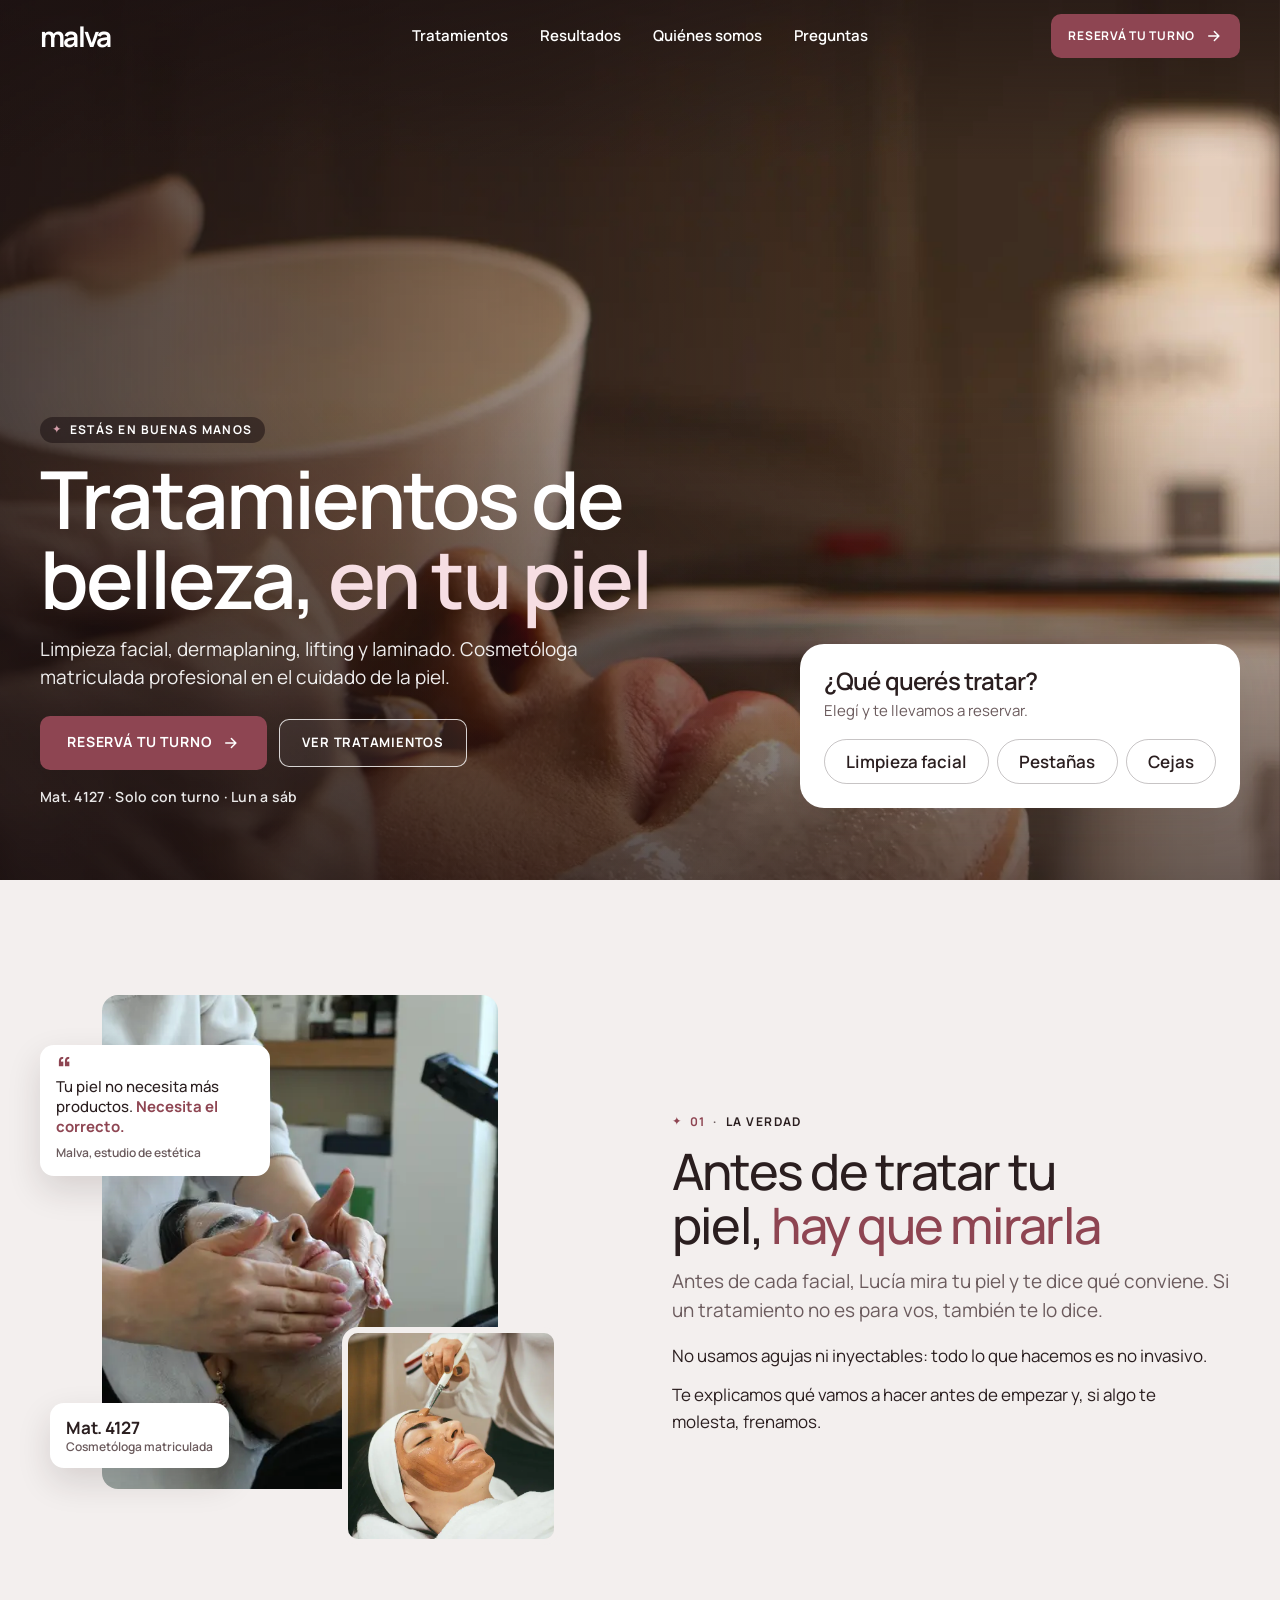
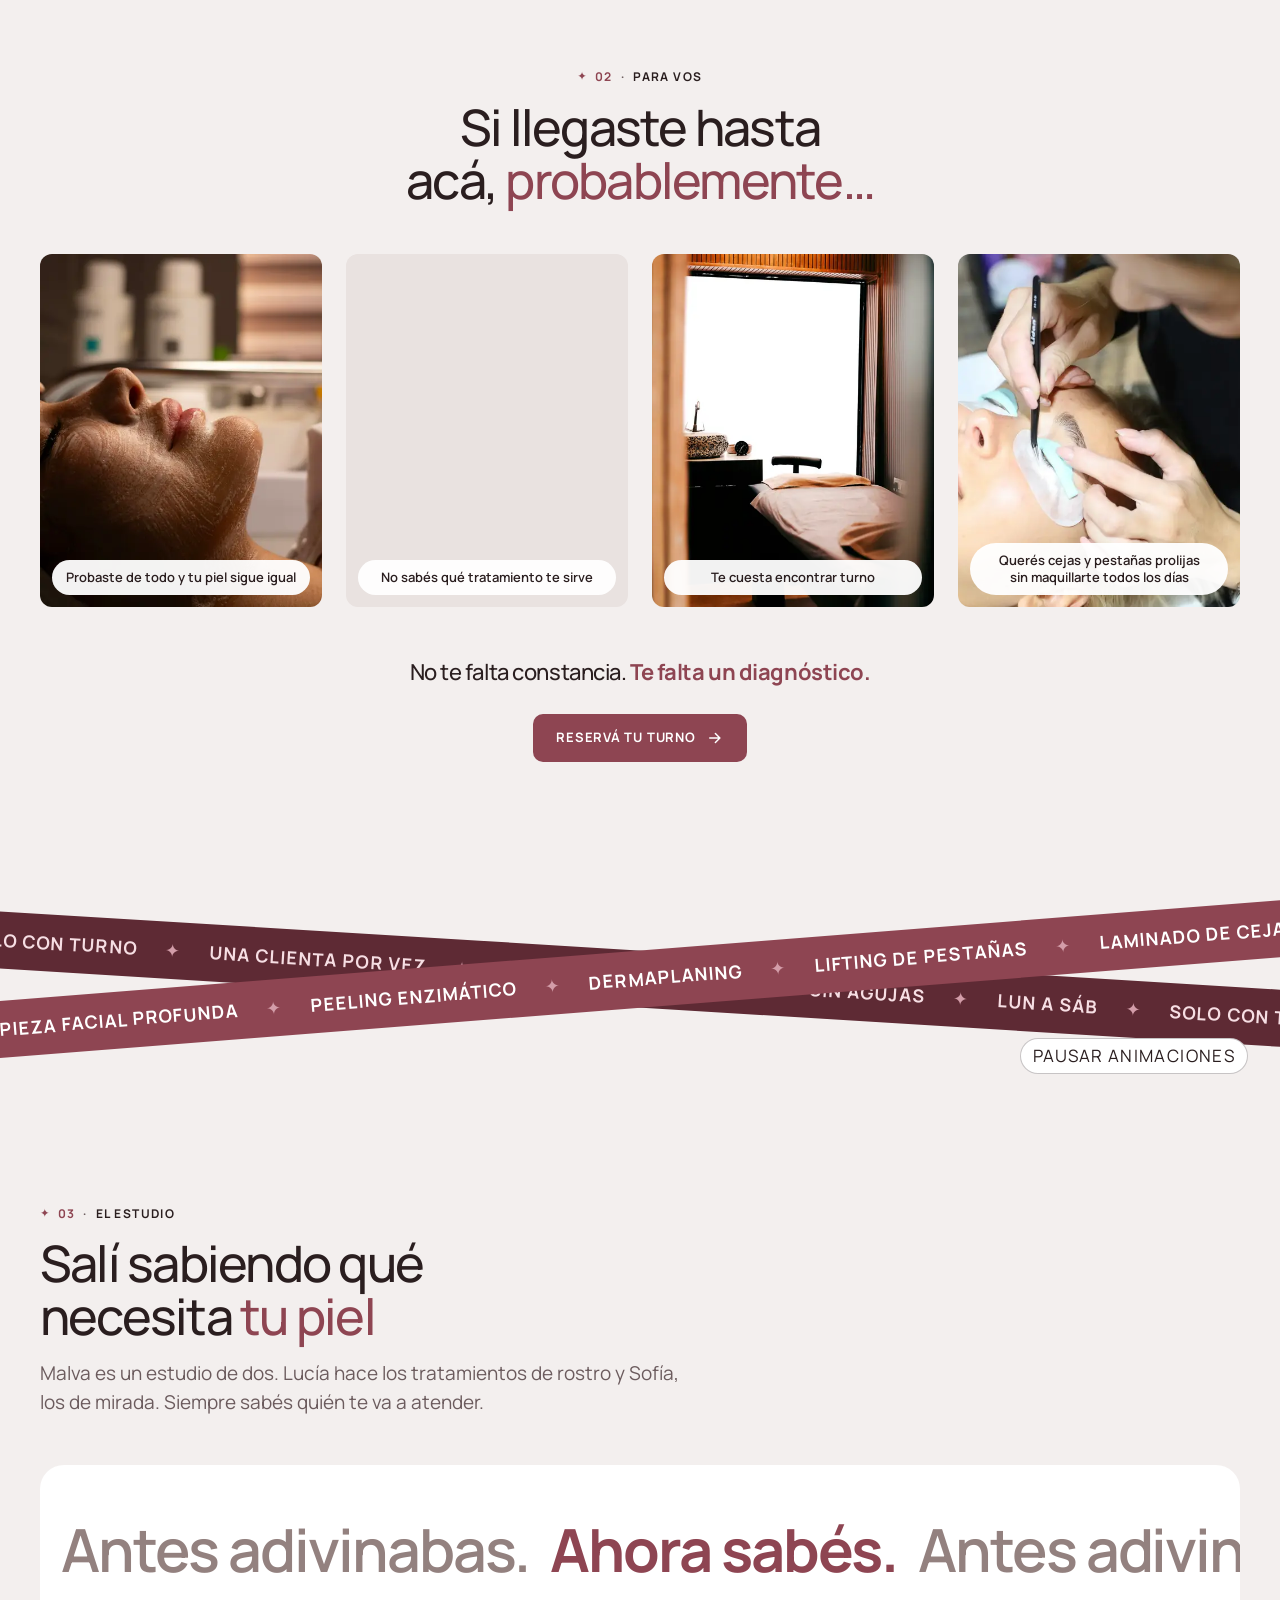
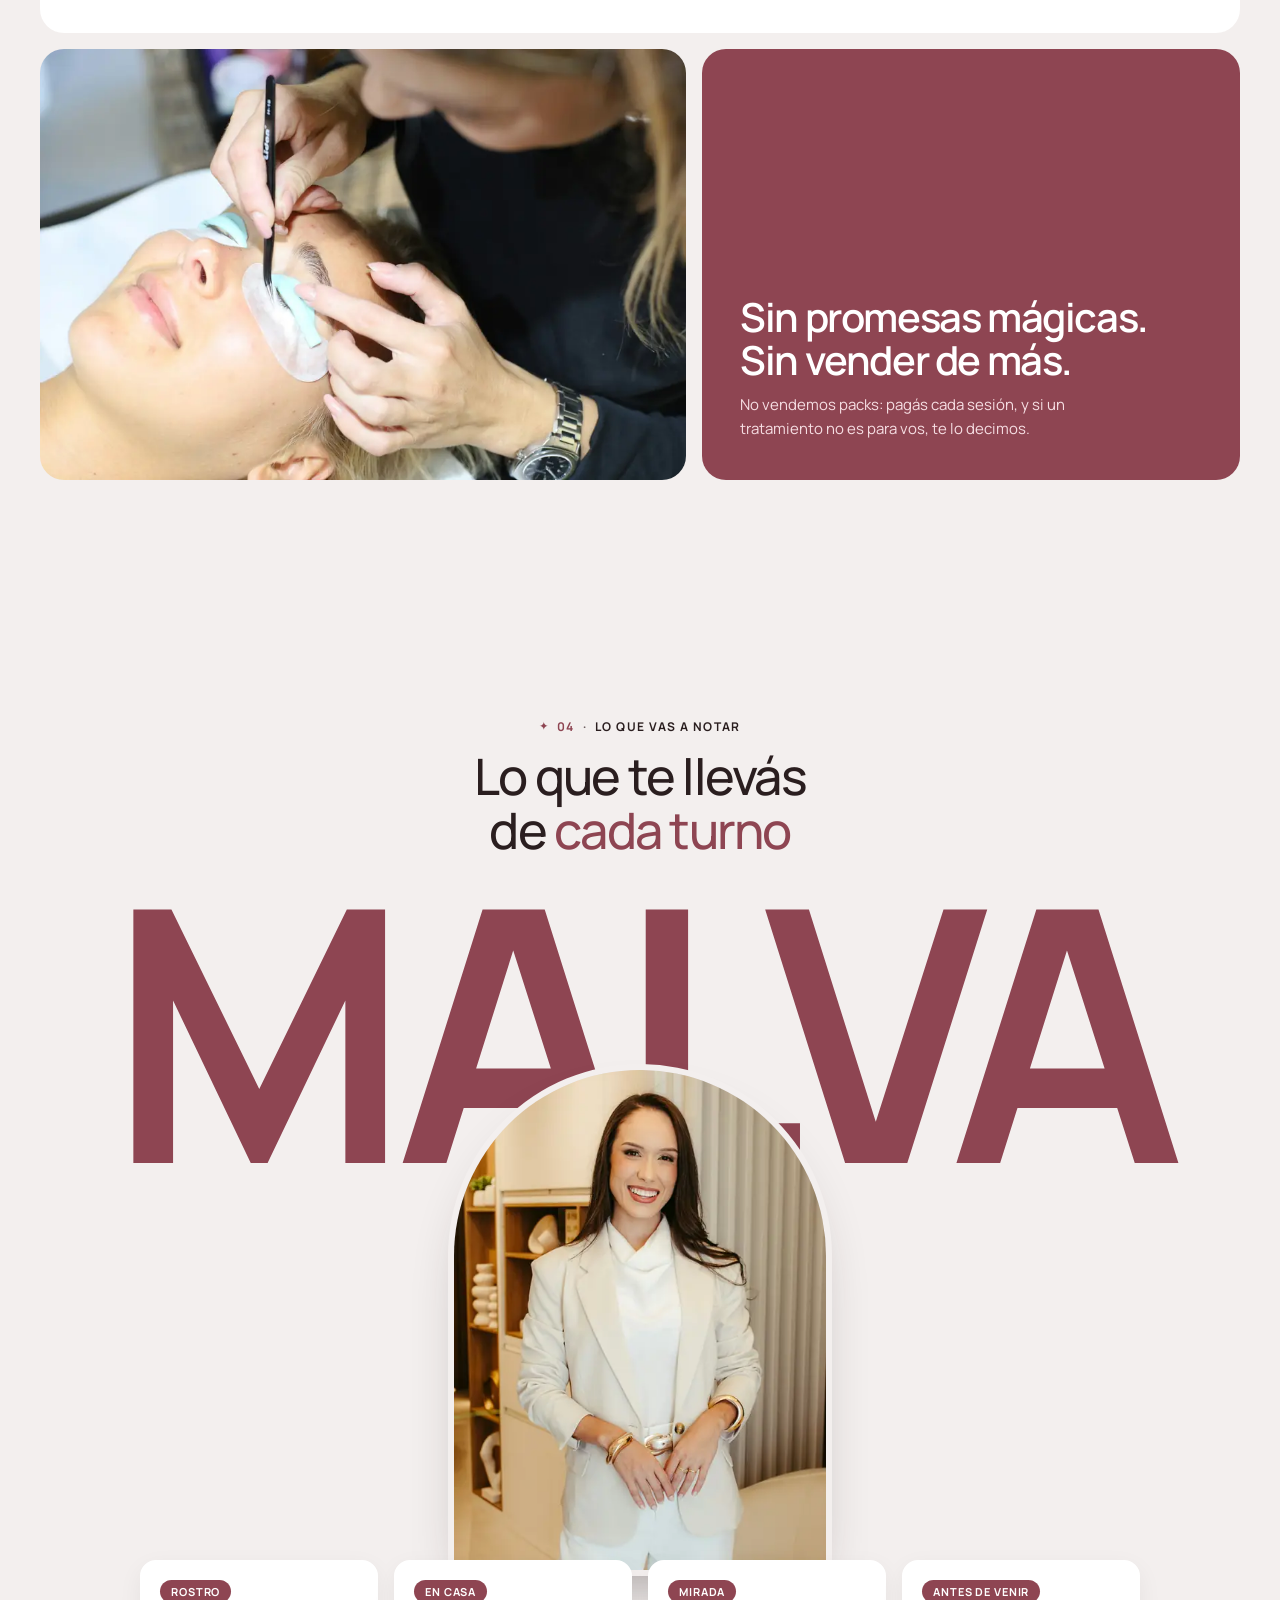
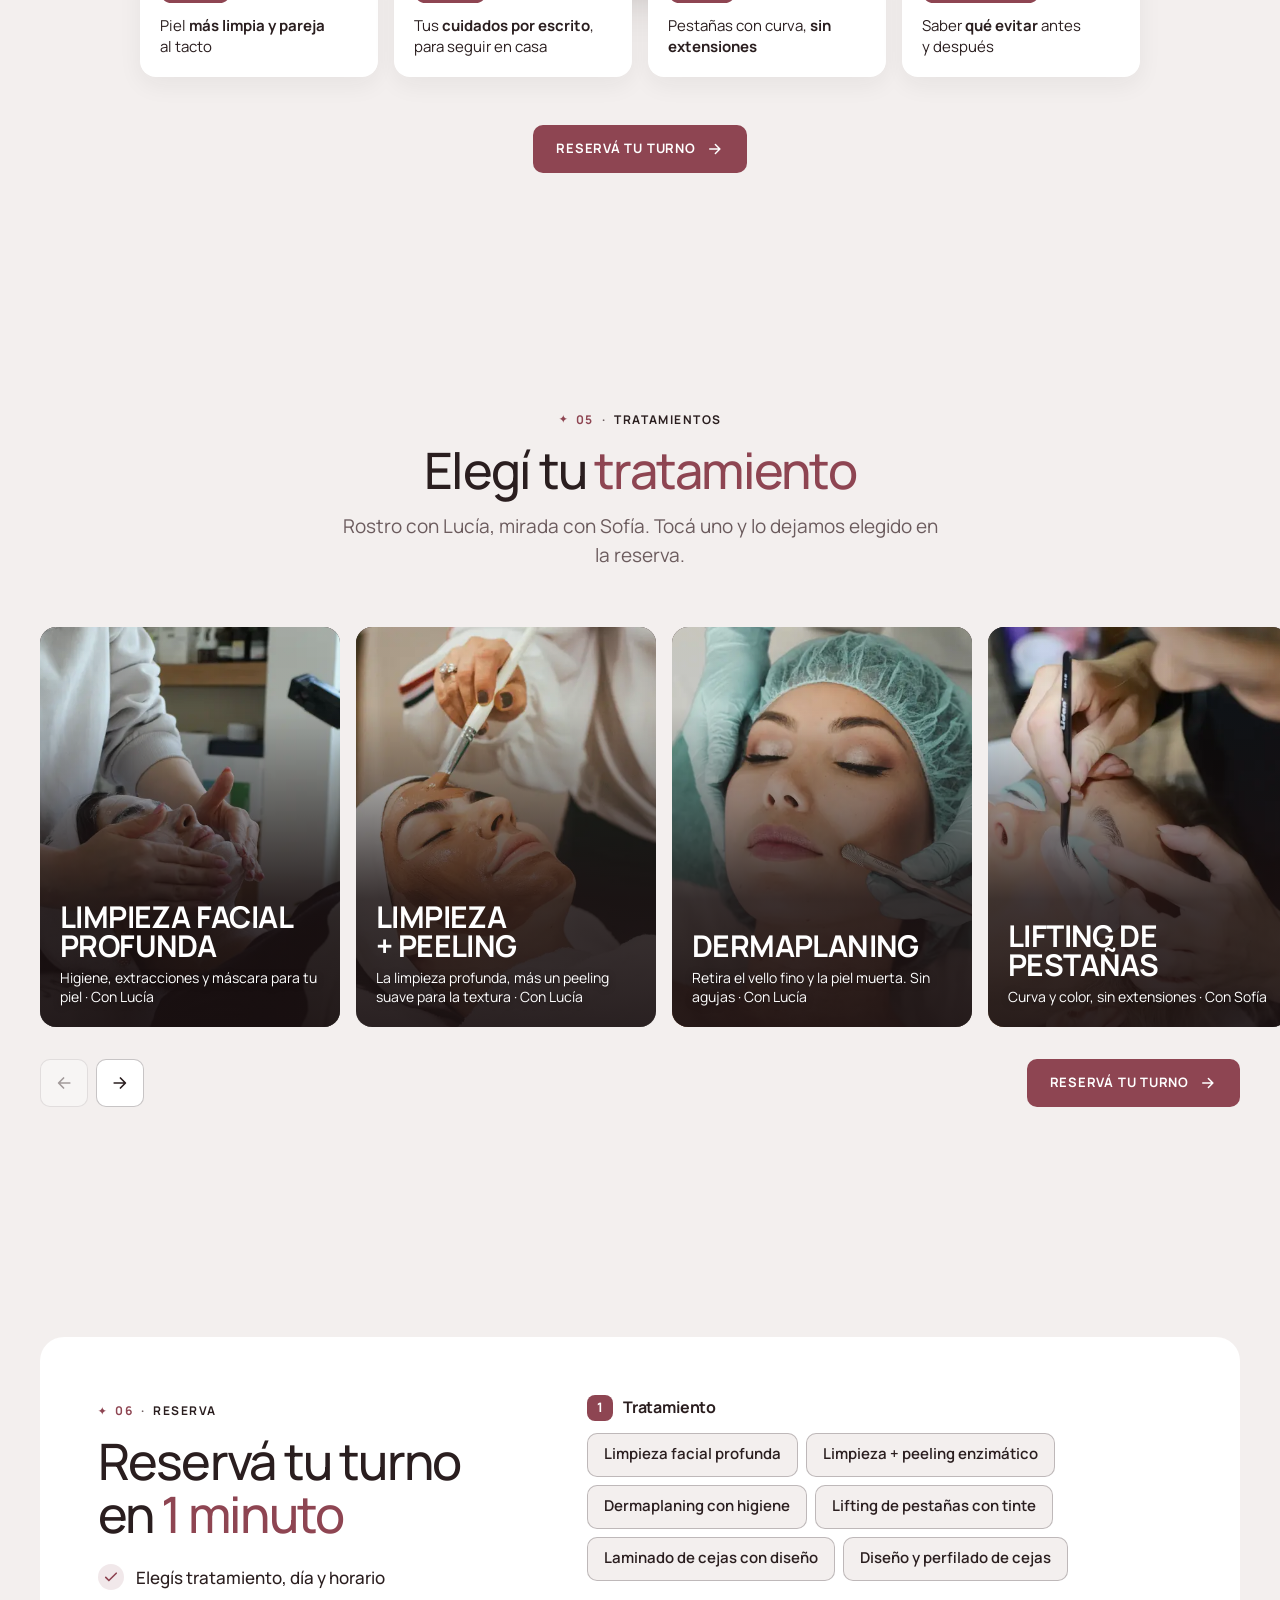
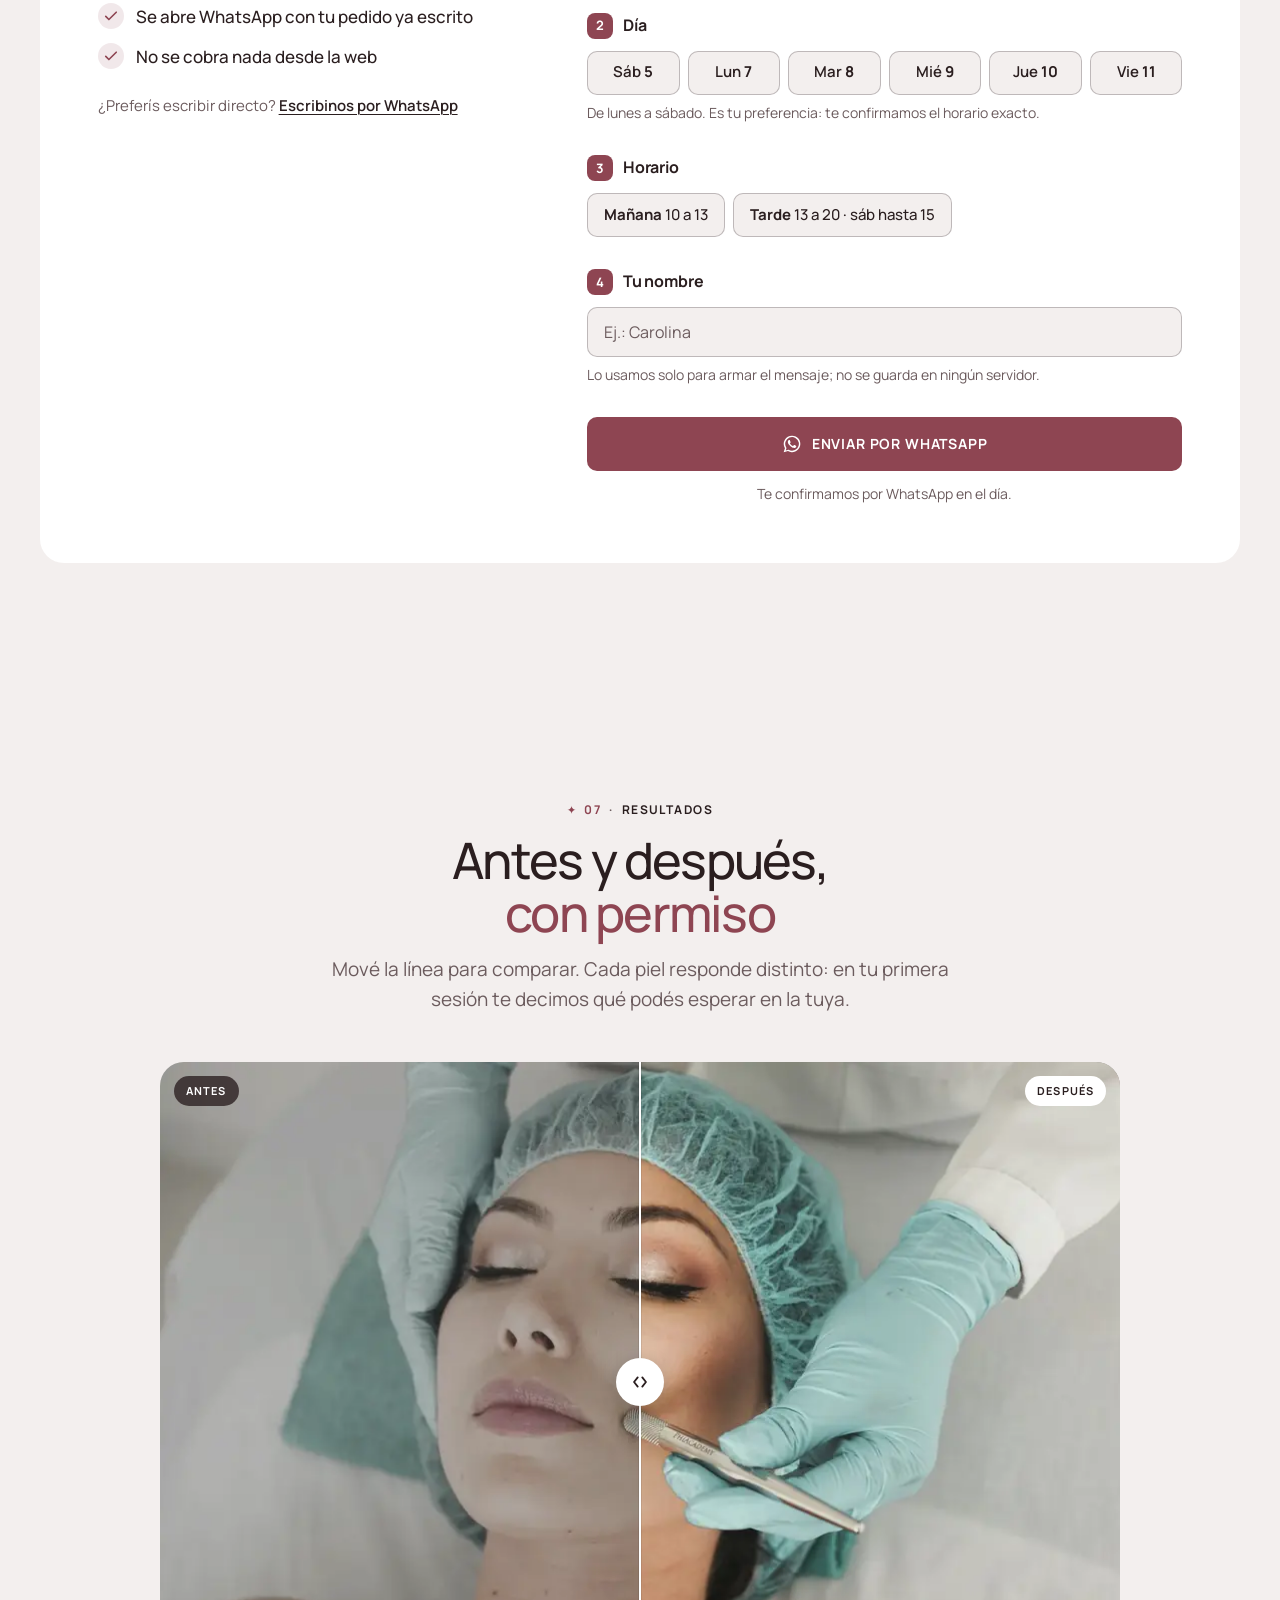
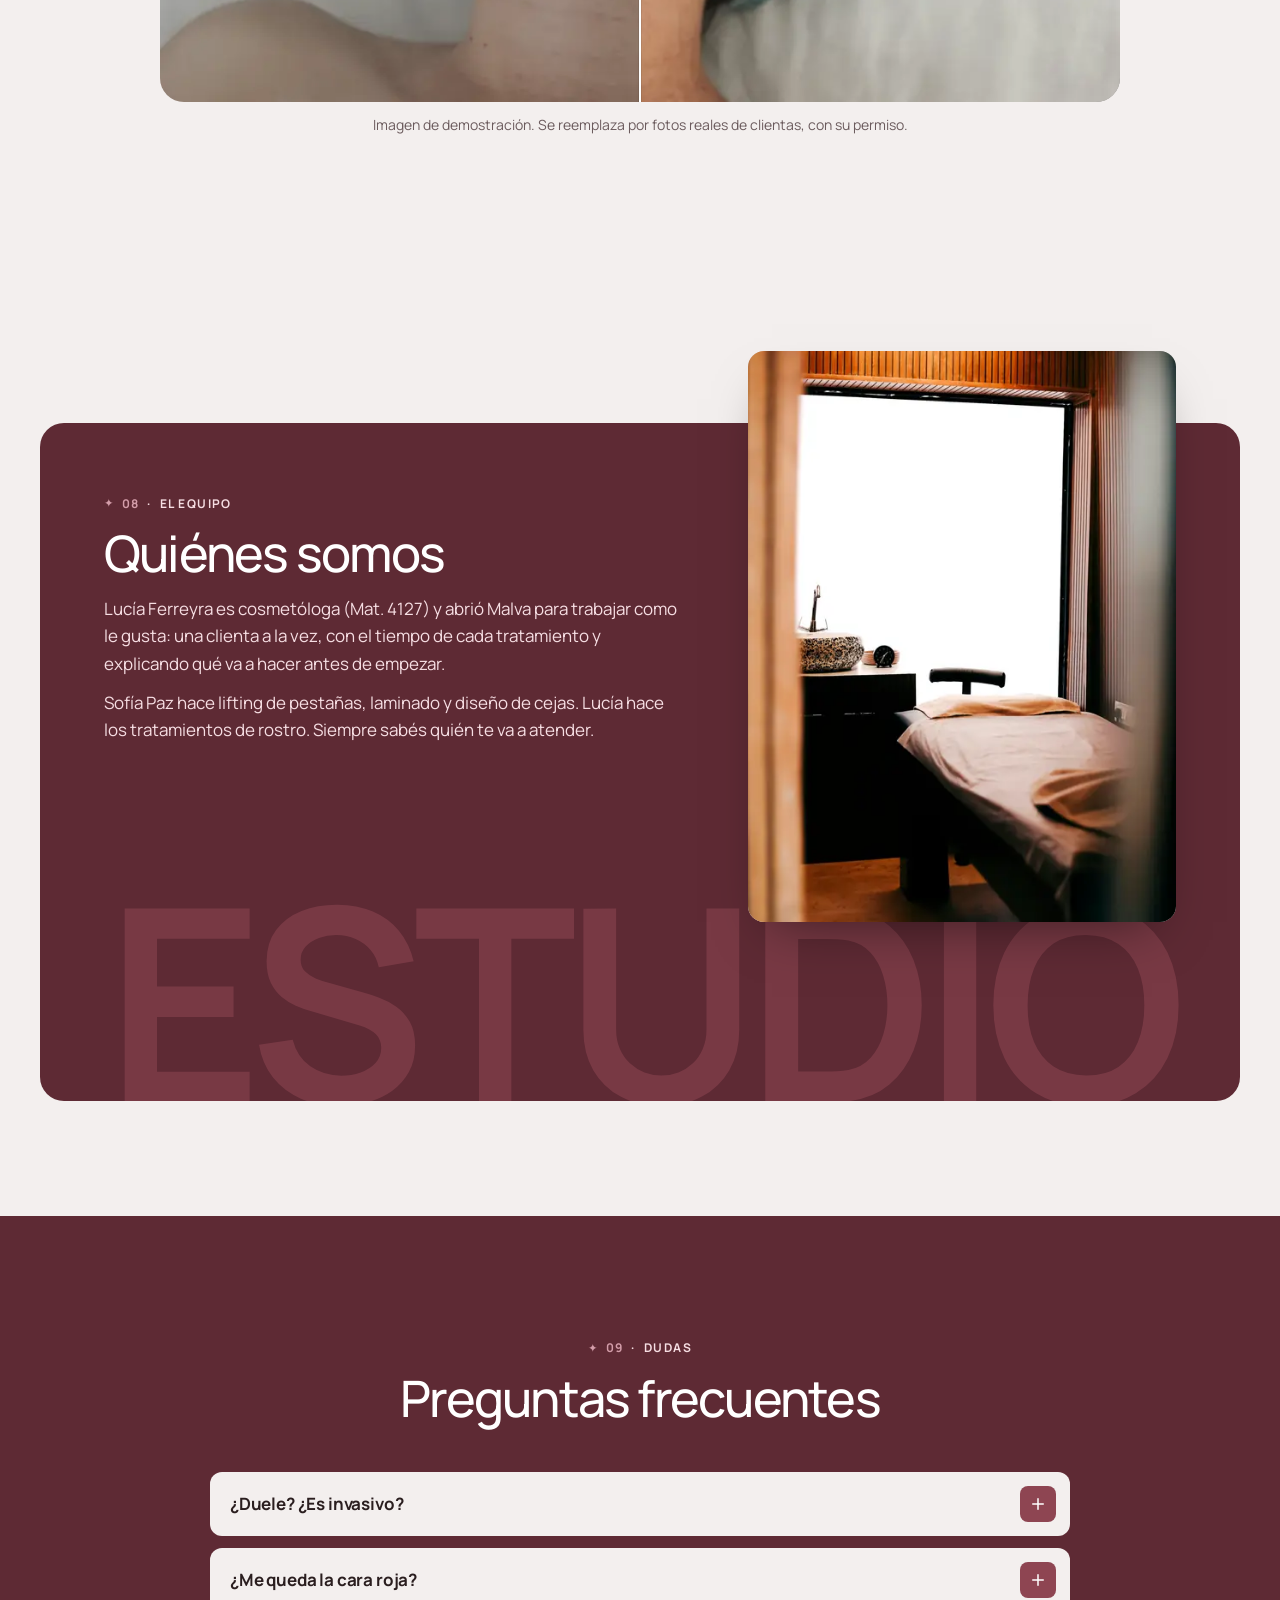
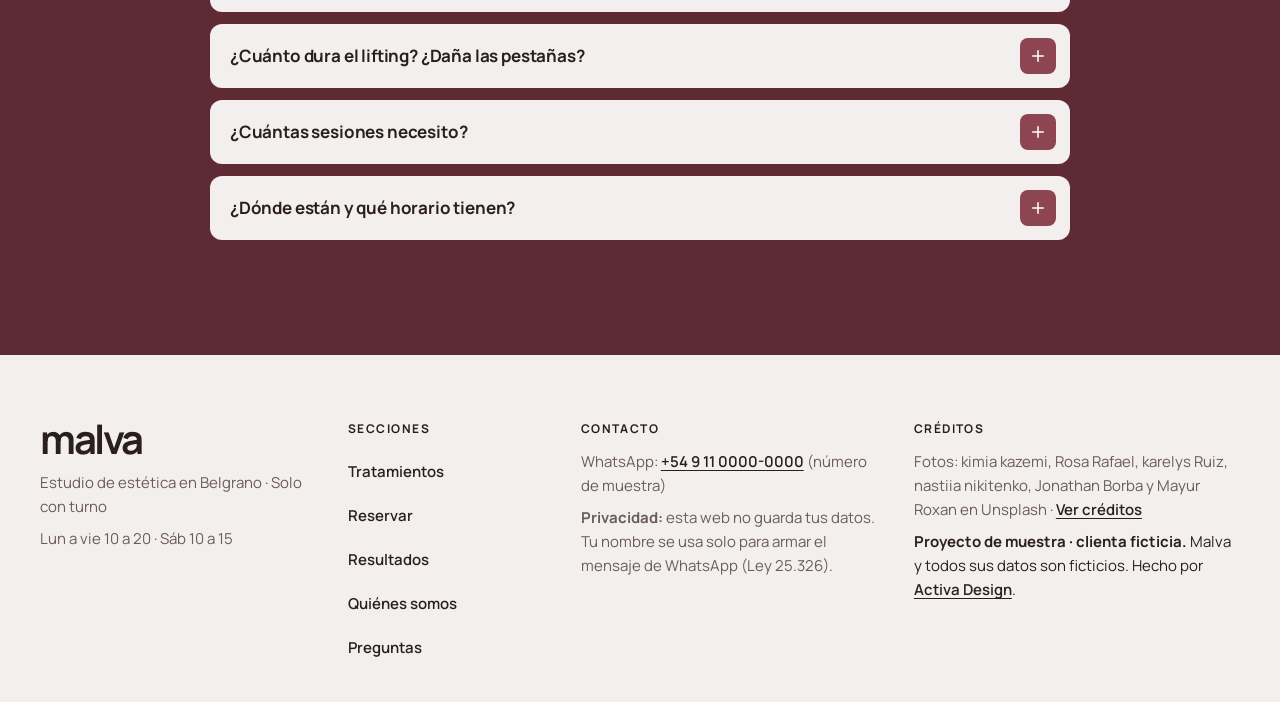
<file: index.html>
<!doctype html>
<html lang="es-AR" class="no-js">
<head>
  <meta charset="utf-8">
  <meta name="viewport" content="width=device-width, initial-scale=1, viewport-fit=cover">
  <title>Limpieza facial y lifting de pestañas en Belgrano | Malva</title>
  <meta name="description" content="Limpieza facial, dermaplaning, lifting y laminado en Belgrano. Te atiende una cosmetóloga matriculada, una clienta por vez. Reservá tu turno por WhatsApp.">
  <meta name="theme-color" content="#F3EFEE">
  <meta name="color-scheme" content="light">
  <!-- [PENDIENTE] dominio definitivo. Al publicar, sumar <link rel="canonical"> y og:url absolutos. -->
  <meta property="og:type" content="website">
  <meta property="og:locale" content="es_AR">
  <meta property="og:site_name" content="Malva">
  <meta property="og:title" content="Malva · Estética facial y de mirada en Belgrano">
  <meta property="og:description" content="Limpieza facial, dermaplaning, lifting y laminado con una cosmetóloga matriculada. Reservá tu turno por WhatsApp.">
  <meta property="og:image" content="assets/img/og-malva.jpg">
  <meta property="og:image:width" content="1200">
  <meta property="og:image:height" content="630">
  <meta property="og:image:alt" content="Cosmetóloga haciendo una limpieza facial en cabina, con luz de ventana">
  <meta name="twitter:card" content="summary_large_image">
  <link rel="icon" href="assets/favicon.svg" type="image/svg+xml">

  <link rel="preconnect" href="https://fonts.googleapis.com">
  <link rel="preconnect" href="https://fonts.gstatic.com" crossorigin>
  <link rel="stylesheet" href="https://fonts.googleapis.com/css2?family=Manrope:wght@400;500;600;700&display=swap" media="print" onload="this.media='all'">
  <noscript><link rel="stylesheet" href="https://fonts.googleapis.com/css2?family=Manrope:wght@400;500;600;700&display=swap"></noscript>

  <!-- Imagen LCP: vertical en móvil, apaisada desde 768 px -->
  <link rel="preload" as="image" media="(max-width: 767px)" fetchpriority="high"
        imagesrcset="assets/img/hero-m-500.webp 500w, assets/img/hero-m-960.webp 960w" imagesizes="100vw">
  <link rel="preload" as="image" media="(min-width: 768px) and (min-aspect-ratio: 1/1)" fetchpriority="high"
        imagesrcset="assets/img/hero-wide-960.webp 960w, assets/img/hero-wide-1440.webp 1440w, assets/img/hero-wide-1920.webp 1920w" imagesizes="100vw">
  <link rel="stylesheet" href="css/styles.css">
  <script>document.documentElement.classList.replace('no-js', 'js');</script>
  <script defer src="js/main.js"></script>

  <script type="application/ld+json">
  {
    "@context": "https://schema.org",
    "@type": "BeautySalon",
    "name": "Malva — Estudio de estética",
    "description": "Estudio de estética en Belgrano, solo con turno. Limpieza facial profunda, peeling enzimático, dermaplaning, lifting de pestañas y laminado de cejas.",
    "image": "assets/img/og-malva.jpg",
    "telephone": "+54 9 11 0000-0000",
    "address": {
      "@type": "PostalAddress",
      "addressLocality": "Belgrano",
      "addressRegion": "Ciudad Autónoma de Buenos Aires",
      "addressCountry": "AR"
    },
    "areaServed": ["Belgrano", "Núñez", "Colegiales"],
    "openingHoursSpecification": [
      { "@type": "OpeningHoursSpecification", "dayOfWeek": ["Monday", "Tuesday", "Wednesday", "Thursday", "Friday"], "opens": "10:00", "closes": "20:00" },
      { "@type": "OpeningHoursSpecification", "dayOfWeek": "Saturday", "opens": "10:00", "closes": "15:00" }
    ],
    "employee": [
      { "@type": "Person", "name": "Lucía Ferreyra", "jobTitle": "Cosmetóloga y cosmiatra" },
      { "@type": "Person", "name": "Sofía Paz", "jobTitle": "Especialista en mirada" }
    ]
  }
  </script>
</head>
<body>
  <!-- Proyecto de muestra de Activa Design. Malva es una clienta ficticia. v3 (17/11/2026): formato "Jornada Digital", paleta Rosa arcilla, Manrope. -->
  <svg width="0" height="0" style="position:absolute" aria-hidden="true" focusable="false">
    <symbol id="i-arrow" viewBox="0 0 24 24"><path d="M5 12h13M12.5 6l6 6-6 6" fill="none" stroke="currentColor" stroke-width="2" stroke-linecap="round" stroke-linejoin="round"/></symbol>
    <symbol id="i-check" viewBox="0 0 24 24"><path d="M5 12.5l4.2 4.2L19 7" fill="none" stroke="currentColor" stroke-width="2.2" stroke-linecap="round" stroke-linejoin="round"/></symbol>
    <symbol id="i-alert" viewBox="0 0 24 24"><circle cx="12" cy="12" r="9.5" fill="currentColor"/><path d="M12 7v6" stroke="#fff" stroke-width="2.2" stroke-linecap="round"/><circle cx="12" cy="16.6" r="1.3" fill="#fff"/></symbol>
    <symbol id="i-wa" viewBox="0 0 24 24"><path fill="currentColor" d="M12.04 2a9.9 9.9 0 0 0-8.5 14.98L2 22l5.16-1.5A9.9 9.9 0 1 0 12.04 2Zm0 18.1a8.2 8.2 0 0 1-4.18-1.14l-.3-.18-3.06.89.9-2.98-.2-.31a8.2 8.2 0 1 1 6.84 3.72Zm4.5-6.14c-.25-.12-1.47-.72-1.7-.8-.23-.09-.4-.13-.56.12-.17.25-.64.8-.79.97-.14.17-.29.19-.54.06a6.7 6.7 0 0 1-1.97-1.22 7.4 7.4 0 0 1-1.37-1.7c-.14-.25-.01-.38.11-.5l.37-.44c.13-.15.17-.25.25-.42.08-.17.04-.31-.02-.44-.06-.12-.56-1.35-.77-1.85-.2-.48-.41-.42-.56-.42h-.48a.92.92 0 0 0-.67.31 2.8 2.8 0 0 0-.87 2.08 4.9 4.9 0 0 0 1.02 2.58 11.2 11.2 0 0 0 4.29 3.79c.6.26 1.07.41 1.43.53.6.19 1.15.16 1.58.1.48-.07 1.47-.6 1.68-1.18.2-.58.2-1.08.14-1.18-.06-.1-.23-.17-.48-.29Z"/></symbol>
    <symbol id="i-menu" viewBox="0 0 24 24"><path d="M4 8h16M4 16h16" stroke="currentColor" stroke-width="1.8" stroke-linecap="round"/></symbol>
    <symbol id="i-close" viewBox="0 0 24 24"><path d="M6 6l12 12M18 6L6 18" stroke="currentColor" stroke-width="1.8" stroke-linecap="round"/></symbol>
    <symbol id="i-plus" viewBox="0 0 24 24"><path d="M12 5v14M5 12h14" stroke="currentColor" stroke-width="2" stroke-linecap="round"/></symbol>
    <symbol id="i-prev" viewBox="0 0 24 24"><path d="M19 12H6M11.5 6l-6 6 6 6" fill="none" stroke="currentColor" stroke-width="2" stroke-linecap="round" stroke-linejoin="round"/></symbol>
  </svg>

  <a class="skip-link" href="#main">Saltar al contenido</a>

  <header class="site-header" id="site-header">
    <div class="wrap site-header__inner">
      <a class="brand" href="#inicio" aria-label="Malva, estudio de estética. Ir al inicio">malva</a>
      <nav class="nav" aria-label="Principal">
        <ul class="nav__list">
          <li><a class="nav__link" href="#tratamientos">Tratamientos</a></li>
          <li><a class="nav__link" href="#resultados">Resultados</a></li>
          <li><a class="nav__link" href="#equipo">Quiénes somos</a></li>
          <li><a class="nav__link" href="#preguntas">Preguntas</a></li>
        </ul>
      </nav>
      <a class="btn btn--primary btn--header" href="#reservar"><span class="only-lg">Reservá tu turno</span><span class="only-sm">Reservá</span><span class="btn__dot" aria-hidden="true"><svg><use href="#i-arrow"/></svg></span></a>
      <button class="menu-btn" type="button" aria-expanded="false" aria-controls="menu" aria-label="Abrir menú">
        <svg class="icon icon--open" aria-hidden="true"><use href="#i-menu"/></svg>
        <svg class="icon icon--close" aria-hidden="true"><use href="#i-close"/></svg>
      </button>
    </div>
    <div class="menu" id="menu" hidden>
      <nav aria-label="Menú">
        <ul class="menu__list">
          <li><a href="#tratamientos">Tratamientos</a></li>
          <li><a href="#reservar">Reservar</a></li>
          <li><a href="#resultados">Resultados</a></li>
          <li><a href="#equipo">Quiénes somos</a></li>
          <li><a href="#preguntas">Preguntas</a></li>
        </ul>
      </nav>
      <a class="btn btn--primary btn--block" href="#reservar">Reservá tu turno<span class="btn__dot" aria-hidden="true"><svg><use href="#i-arrow"/></svg></span></a>
    </div>
  </header>

  <main id="main" tabindex="-1">

    <!-- 1. HERO A SANGRE (markup de la v2) -->
    <section class="hero" id="inicio" aria-labelledby="hero-title">
      <span class="hero__sentinel" id="hero-sentinel" aria-hidden="true"></span>
      <picture class="hero__media">
        <source media="(min-width: 768px) and (min-aspect-ratio: 1/1)" srcset="assets/img/hero-wide-960.webp 960w, assets/img/hero-wide-1440.webp 1440w, assets/img/hero-wide-1920.webp 1920w" sizes="100vw" width="1920" height="1242">
        <img src="assets/img/hero-m-960.webp"
             srcset="assets/img/hero-m-500.webp 500w, assets/img/hero-m-960.webp 960w"
             sizes="100vw" width="960" height="1440" fetchpriority="high" decoding="async"
             alt="Cosmetóloga aplicando un tratamiento facial a una clienta recostada en la camilla">
      </picture>
      <div class="wrap hero__inner">
        <div class="hero__text">
          <p class="eyebrow eyebrow--light">Estás en buenas manos</p>
          <h1 class="display hero__title" id="hero-title">Tratamientos de belleza, <em>en tu piel</em></h1>
          <p class="hero__lead">Limpieza facial, dermaplaning, lifting y laminado. Cosmetóloga matriculada profesional en el cuidado de la piel.</p>
          <div class="hero__ctas">
            <a class="btn btn--primary btn--lg" href="#reservar">Reservá tu turno<span class="btn__dot" aria-hidden="true"><svg><use href="#i-arrow"/></svg></span></a>
            <a class="btn btn--outline-light" href="#tratamientos">Ver tratamientos</a>
          </div>
          <p class="hero__trust">Mat. 4127 <span aria-hidden="true">·</span> Solo con turno <span aria-hidden="true">·</span> Lun a sáb</p>
        </div>
      </div>
      <div class="wrap hero__quiz-wrap">
        <div class="quiz">
          <p class="quiz__title" id="quiz-title">¿Qué querés tratar?</p>
          <p class="quiz__line">Elegí y te llevamos a reservar.</p>
          <ul class="quiz__chips" aria-labelledby="quiz-title">
            <li><a class="qchip" href="#reservar" data-tratamiento="limpieza-facial-profunda">Limpieza facial</a></li>
            <li><a class="qchip" href="#reservar" data-tratamiento="lifting-de-pestanas">Pestañas</a></li>
            <li><a class="qchip" href="#reservar" data-tratamiento="laminado-de-cejas">Cejas</a></li>
          </ul>
        </div>
      </div>
    </section>

    <!-- 3. LA VERDAD -->
    <section class="section verdad" id="estudio" aria-labelledby="verdad-title">
      <div class="wrap verdad__grid">
        <div class="collage">
          <figure class="collage__big">
            <img src="assets/img/proceso-consulta-960.webp"
                 srcset="assets/img/proceso-consulta-500.webp 500w, assets/img/proceso-consulta-960.webp 960w"
                 sizes="(min-width: 960px) 420px, 72vw" width="960" height="1200" loading="lazy" decoding="async"
                 alt="Una cosmetóloga apoya las manos sobre el rostro de una clienta recostada en la camilla">
          </figure>
          <figure class="collage__small">
            <img src="assets/img/franja-960.webp"
                 srcset="assets/img/franja-960.webp 960w, assets/img/franja-1440.webp 1440w"
                 sizes="(min-width: 960px) 260px, 45vw" width="960" height="640" loading="lazy" decoding="async"
                 alt="Aplicación de una máscara facial con pincel">
          </figure>
          <blockquote class="float-card float-card--quote">
            <span class="float-card__mark" aria-hidden="true">“</span>
            <p>Tu piel no necesita más productos. <strong>Necesita el correcto.</strong></p>
            <footer>Malva, estudio de estética</footer>
          </blockquote>
          <p class="float-card float-card--mat"><strong>Mat. 4127</strong> Cosmetóloga matriculada</p>
        </div>
        <div class="verdad__text">
          <p class="eyebrow"><span>01</span>La verdad</p>
          <h2 class="h2" id="verdad-title">Antes de tratar tu piel, <em>hay que mirarla</em></h2>
          <p class="lead">Antes de cada facial, Lucía mira tu piel y te dice qué conviene. Si un tratamiento no es para vos, también te lo dice.</p>
          <div class="prose">
            <p>No usamos agujas ni inyectables: todo lo que hacemos es no invasivo.</p>
            <p>Te explicamos qué vamos a hacer antes de empezar y, si algo te molesta, frenamos.</p>
          </div>
        </div>
      </div>
    </section>

    <!-- 4. SI LLEGASTE HASTA ACÁ -->
    <section class="section section--flush-top dolores" aria-labelledby="dolores-title">
      <div class="wrap">
        <header class="sec-head sec-head--center">
          <p class="eyebrow"><span>02</span>Para vos</p>
          <h2 class="h2" id="dolores-title">Si llegaste hasta acá, <em>probablemente…</em></h2>
        </header>
        <ul class="dolores__grid">
          <li class="dolor">
            <img src="assets/img/proceso-piel-500.webp" srcset="assets/img/proceso-piel-500.webp 500w, assets/img/proceso-piel-960.webp 960w"
                 sizes="(min-width: 960px) 290px, 45vw" width="500" height="625" loading="lazy" decoding="async" alt="">
            <p class="dolor__tag">Probaste de todo y tu piel sigue igual</p>
          </li>
          <li class="dolor">
            <img src="assets/img/rostro-dermaplaning-500.webp" srcset="assets/img/rostro-dermaplaning-500.webp 500w, assets/img/rostro-dermaplaning-960.webp 960w"
                 sizes="(min-width: 960px) 290px, 45vw" width="500" height="332" loading="lazy" decoding="async" alt="" style="object-position: 38% 50%">
            <p class="dolor__tag">No sabés qué tratamiento te sirve</p>
          </li>
          <li class="dolor">
            <img src="assets/img/equipo-espacio-500.webp" srcset="assets/img/equipo-espacio-500.webp 500w, assets/img/equipo-espacio-960.webp 960w"
                 sizes="(min-width: 960px) 290px, 45vw" width="500" height="750" loading="lazy" decoding="async" alt="">
            <p class="dolor__tag">Te cuesta encontrar turno</p>
          </li>
          <li class="dolor">
            <img src="assets/img/proceso-500.webp" srcset="assets/img/proceso-500.webp 500w, assets/img/proceso-768.webp 768w"
                 sizes="(min-width: 960px) 290px, 45vw" width="500" height="625" loading="lazy" decoding="async" alt="">
            <p class="dolor__tag">Querés cejas y pestañas prolijas sin maquillarte todos los días</p>
          </li>
        </ul>
        <div class="dolores__close">
          <p class="dolores__line">No te falta constancia. <strong>Te falta un diagnóstico.</strong></p>
          <a class="btn btn--primary" href="#reservar">Reservá tu turno<span class="btn__dot" aria-hidden="true"><svg><use href="#i-arrow"/></svg></span></a>
        </div>
      </div>
    </section>

    <!-- 5. CINTAS INCLINADAS (decorativas: los tratamientos están en el carrusel) -->
    <div class="tapes-wrap">
    <button type="button" class="motion-toggle" aria-pressed="false">Pausar animaciones</button>
    <div class="tapes" aria-hidden="true">
      <div class="tape tape--a"><div class="tape__track"><span>Limpieza facial profunda</span><span>Peeling enzimático</span><span>Dermaplaning</span><span>Lifting de pestañas</span><span>Laminado de cejas</span><span>Diseño de cejas</span><span>Limpieza facial profunda</span><span>Peeling enzimático</span><span>Dermaplaning</span><span>Lifting de pestañas</span><span>Laminado de cejas</span><span>Diseño de cejas</span><span>Limpieza facial profunda</span><span>Peeling enzimático</span><span>Dermaplaning</span><span>Lifting de pestañas</span><span>Laminado de cejas</span><span>Diseño de cejas</span><span>Limpieza facial profunda</span><span>Peeling enzimático</span><span>Dermaplaning</span><span>Lifting de pestañas</span><span>Laminado de cejas</span><span>Diseño de cejas</span></div></div>
      <div class="tape tape--b"><div class="tape__track"><span>Solo con turno</span><span>Una clienta por vez</span><span>Material descartable</span><span>Sin agujas</span><span>Lun a sáb</span><span>Solo con turno</span><span>Una clienta por vez</span><span>Material descartable</span><span>Sin agujas</span><span>Lun a sáb</span><span>Solo con turno</span><span>Una clienta por vez</span><span>Material descartable</span><span>Sin agujas</span><span>Lun a sáb</span><span>Solo con turno</span><span>Una clienta por vez</span><span>Material descartable</span><span>Sin agujas</span><span>Lun a sáb</span></div></div>
    </div>
    </div>

    <!-- 6. MALVA ES… (bento) -->
    <section class="section es" aria-labelledby="es-title">
      <div class="wrap">
        <header class="sec-head">
          <p class="eyebrow"><span>03</span>El estudio</p>
          <h2 class="h2" id="es-title">Salí sabiendo qué necesita <em>tu piel</em></h2>
          <p class="lead">Malva es un estudio de dos. Lucía hace los tratamientos de rostro y Sofía, los de mirada. Siempre sabés quién te va a atender.</p>
        </header>
        <div class="bento">
          <div class="bento__strip">
            <p class="sr-only">Antes adivinabas. Ahora sabés.</p>
            <div class="words" aria-hidden="true">
              <div class="words__track">
                <span>Antes adivinabas.</span><b>Ahora sabés.</b><span>Antes adivinabas.</span><b>Ahora sabés.</b>
                <span>Antes adivinabas.</span><b>Ahora sabés.</b><span>Antes adivinabas.</span><b>Ahora sabés.</b>
              </div>
            </div>
          </div>
          <figure class="bento__photo">
            <img src="assets/img/mirada-lifting-960.webp"
                 srcset="assets/img/mirada-lifting-500.webp 500w, assets/img/mirada-lifting-960.webp 960w, assets/img/mirada-lifting-1440.webp 1440w"
                 sizes="(min-width: 960px) 600px, calc(100vw - 32px)" width="960" height="640" loading="lazy" decoding="async"
                 alt="Lifting de pestañas en proceso: la especialista peina las pestañas sobre el molde">
          </figure>
          <div class="bento__card">
            <p class="bento__big">Sin promesas mágicas. Sin vender de más.</p>
            <p class="bento__small">No vendemos packs: pagás cada sesión, y si un tratamiento no es para vos, te lo decimos.</p>
          </div>
        </div>
      </div>
    </section>

    <!-- 7. LO QUE TE LLEVÁS (palabra gigante + retrato en arco) -->
    <section class="section notar" aria-labelledby="notar-title">
      <div class="wrap">
        <header class="sec-head sec-head--center">
          <p class="eyebrow"><span>04</span>Lo que vas a notar</p>
          <h2 class="h2" id="notar-title">Lo que te llevás de <em>cada turno</em></h2>
        </header>
      </div>
      <div class="notar__stage">
        <p class="giant" aria-hidden="true">MALVA</p>
        <figure class="arch">
          <img src="assets/img/equipo-retrato-960.webp"
               srcset="assets/img/equipo-retrato-500.webp 500w, assets/img/equipo-retrato-960.webp 960w"
               sizes="(min-width: 960px) 400px, 62vw" width="960" height="1440" loading="lazy" decoding="async"
               alt="Retrato de una cosmetóloga sonriente, con blazer claro, en un estudio luminoso">
        </figure>
      </div>
      <div class="wrap">
        <ul class="gains">
          <li class="gain"><span class="pill">Rostro</span><p>Piel <strong>más limpia y pareja</strong> al tacto</p></li>
          <li class="gain"><span class="pill">En casa</span><p>Tus <strong>cuidados por escrito</strong>, para seguir en casa</p></li>
          <li class="gain"><span class="pill">Mirada</span><p>Pestañas con curva, <strong>sin extensiones</strong></p></li>
          <li class="gain"><span class="pill">Antes de venir</span><p>Saber <strong>qué evitar</strong> antes y después</p></li>
        </ul>
        <div class="center-cta">
          <a class="btn btn--primary" href="#reservar">Reservá tu turno<span class="btn__dot" aria-hidden="true"><svg><use href="#i-arrow"/></svg></span></a>
        </div>
      </div>
    </section>

    <!-- 8. TRATAMIENTOS (carrusel) -->
    <section class="section tratamientos" id="tratamientos" aria-labelledby="trat-title">
      <div class="wrap">
        <header class="sec-head sec-head--center">
          <p class="eyebrow"><span>05</span>Tratamientos</p>
          <h2 class="h2" id="trat-title">Elegí tu <em>tratamiento</em></h2>
          <p class="lead">Rostro con Lucía, mirada con Sofía. Tocá uno y lo dejamos elegido en la reserva.</p>
        </header>
      </div>
      <div class="carousel" data-carousel>
        <ul class="carousel__track" id="carousel-track" aria-label="Tratamientos">
          <li><a class="tcard" href="#reservar" data-tratamiento="limpieza-facial-profunda">
            <img src="assets/img/proceso-consulta-500.webp" srcset="assets/img/proceso-consulta-500.webp 500w, assets/img/proceso-consulta-960.webp 960w" sizes="(min-width: 960px) 320px, 76vw" width="500" height="625" loading="lazy" decoding="async" alt="">
            <span class="tcard__body"><span class="tcard__title">Limpieza facial profunda</span><span class="tcard__line">Higiene, extracciones y máscara para tu piel · Con Lucía</span></span>
          </a></li>
          <li><a class="tcard" href="#reservar" data-tratamiento="limpieza-peeling-enzimatico">
            <img src="assets/img/franja-960.webp" width="960" height="640" loading="lazy" decoding="async" alt="" style="object-position: 62% 50%">
            <span class="tcard__body"><span class="tcard__title">Limpieza + peeling</span><span class="tcard__line">La limpieza profunda, más un peeling suave para la textura · Con Lucía</span></span>
          </a></li>
          <li><a class="tcard" href="#reservar" data-tratamiento="dermaplaning">
            <img src="assets/img/rostro-dermaplaning-960.webp" width="960" height="638" loading="lazy" decoding="async" alt="" style="object-position: 40% 50%">
            <span class="tcard__body"><span class="tcard__title">Dermaplaning</span><span class="tcard__line">Retira el vello fino y la piel muerta. Sin agujas · Con Lucía</span></span>
          </a></li>
          <li><a class="tcard" href="#reservar" data-tratamiento="lifting-de-pestanas">
            <img src="assets/img/proceso-500.webp" srcset="assets/img/proceso-500.webp 500w, assets/img/proceso-768.webp 768w" sizes="(min-width: 960px) 320px, 76vw" width="500" height="625" loading="lazy" decoding="async" alt="">
            <span class="tcard__body"><span class="tcard__title">Lifting de pestañas</span><span class="tcard__line">Curva y color, sin extensiones · Con Sofía</span></span>
          </a></li>
          <li><a class="tcard" href="#reservar" data-tratamiento="laminado-de-cejas">
            <img src="assets/img/cejas-laminado-500.webp" srcset="assets/img/cejas-laminado-500.webp 500w, assets/img/cejas-laminado-960.webp 960w" sizes="(min-width: 960px) 320px, 76vw" width="500" height="667" loading="lazy" decoding="async" alt="">
            <span class="tcard__body"><span class="tcard__title">Laminado de cejas</span><span class="tcard__line">Cejas peinadas y ordenadas, con forma a tu medida · Con Sofía</span></span>
          </a></li>
          <li><a class="tcard" href="#reservar" data-tratamiento="diseno-de-cejas">
            <img src="assets/img/cejas-diseno-500.webp" srcset="assets/img/cejas-diseno-500.webp 500w, assets/img/cejas-diseno-960.webp 960w" sizes="(min-width: 960px) 320px, 76vw" width="500" height="667" loading="lazy" decoding="async" alt="">
            <span class="tcard__body"><span class="tcard__title">Diseño de cejas</span><span class="tcard__line">Forma pensada para tu cara, con pinza · Con Sofía</span></span>
          </a></li>
        </ul>
      </div>
      <div class="wrap carousel__foot">
        <div class="carousel__nav">
          <button class="arrow" type="button" data-dir="-1" aria-controls="carousel-track" aria-label="Tratamientos anteriores"><svg aria-hidden="true"><use href="#i-prev"/></svg></button>
          <button class="arrow" type="button" data-dir="1" aria-controls="carousel-track" aria-label="Más tratamientos"><svg aria-hidden="true"><use href="#i-arrow"/></svg></button>
        </div>
        <a class="btn btn--primary" href="#reservar">Reservá tu turno<span class="btn__dot" aria-hidden="true"><svg><use href="#i-arrow"/></svg></span></a>
      </div>
    </section>

    <!-- 9. RESERVA SIMPLE (herramienta) -->
    <section class="section reserva" id="reservar" aria-labelledby="reservar-title">
      <div class="wrap">
        <div class="reserva__card">
          <div class="reserva__intro">
            <p class="eyebrow"><span>06</span>Reserva</p>
            <h2 class="h2" id="reservar-title">Reservá tu turno en <em>1 minuto</em></h2>
            <ul class="checks">
              <li><svg aria-hidden="true"><use href="#i-check"/></svg>Elegís tratamiento, día y horario</li>
              <li><svg aria-hidden="true"><use href="#i-check"/></svg>Se abre WhatsApp con tu pedido ya escrito</li>
              <li><svg aria-hidden="true"><use href="#i-check"/></svg>No se cobra nada desde la web</li>
            </ul>
            <p class="reserva__alt">¿Preferís escribir directo? <a class="link link--inline" href="https://wa.me/5491100000000?text=Hola%2C%20Malva.%20Tengo%20una%20consulta%3A%20" target="_blank" rel="noopener">Escribinos por WhatsApp</a></p>
          </div>

          <form class="rform" id="rform" novalidate>
            <fieldset class="rstep" id="f-trat">
              <legend><span class="rstep__n">1</span>Tratamiento</legend>
              <div class="chips">
                <label class="chip"><input type="radio" name="tratamiento" value="limpieza-facial-profunda" required><span>Limpieza facial profunda</span></label>
                <label class="chip"><input type="radio" name="tratamiento" value="limpieza-peeling-enzimatico"><span>Limpieza + peeling enzimático</span></label>
                <label class="chip"><input type="radio" name="tratamiento" value="dermaplaning"><span>Dermaplaning con higiene</span></label>
                <label class="chip"><input type="radio" name="tratamiento" value="lifting-de-pestanas"><span>Lifting de pestañas con tinte</span></label>
                <label class="chip"><input type="radio" name="tratamiento" value="laminado-de-cejas"><span>Laminado de cejas con diseño</span></label>
                <label class="chip"><input type="radio" name="tratamiento" value="diseno-de-cejas"><span>Diseño y perfilado de cejas</span></label>
              </div>
              <p class="field-error" id="e-trat" hidden></p>
            </fieldset>

            <fieldset class="rstep" id="f-dia">
              <legend><span class="rstep__n">2</span>Día</legend>
              <div class="chips chips--days" id="dias">
                <noscript><p class="help">Para elegir el día necesitás JavaScript. También podés <a class="link link--inline" href="https://wa.me/5491100000000?text=Hola%2C%20Malva.%20Quiero%20reservar%20un%20turno.%20">escribirnos por WhatsApp</a>.</p></noscript>
              </div>
              <p class="help">De lunes a sábado. Es tu preferencia: te confirmamos el horario exacto.</p>
              <p class="field-error" id="e-dia" hidden></p>
            </fieldset>

            <fieldset class="rstep" id="f-franja">
              <legend><span class="rstep__n">3</span>Horario</legend>
              <div class="chips">
                <label class="chip chip--duo"><input type="radio" name="franja" value="mañana" required><span><b>Mañana</b> 10 a 13</span></label>
                <label class="chip chip--duo"><input type="radio" name="franja" value="tarde"><span><b>Tarde</b> 13 a 20 · sáb hasta 15</span></label>
              </div>
              <p class="field-error" id="e-franja" hidden></p>
            </fieldset>

            <div class="rstep">
              <label class="rstep__label" for="nombre"><span class="rstep__n">4</span>Tu nombre</label>
              <input class="input" id="nombre" name="nombre" type="text" autocomplete="given-name" autocapitalize="words" placeholder="Ej.: Carolina" required maxlength="40" aria-describedby="h-nombre">
              <p class="help" id="h-nombre">Lo usamos solo para armar el mensaje; no se guarda en ningún servidor.</p>
              <p class="field-error" id="e-nombre" hidden></p>
            </div>

            <div class="rform__send">
              <p class="rform__summary" id="rform-summary" aria-live="polite"></p>
            <button class="btn btn--primary btn--block btn--wa" type="submit"><svg class="icon" aria-hidden="true"><use href="#i-wa"/></svg>Enviar por WhatsApp</button>
            <p class="rform__note">Te confirmamos por WhatsApp en el día.</p>
            <div class="rform__done" id="rform-done" hidden tabindex="-1">
              <p><strong>Listo, te abrimos WhatsApp con tu pedido.</strong> Mandá el mensaje y te confirmamos el horario.</p>
              <p><a class="link link--inline" id="rform-fallback" href="https://wa.me/5491100000000" target="_blank" rel="noopener">¿No se abrió WhatsApp? Abrilo acá</a></p>
            </div>
            </div>
          </form>
        </div>
      </div>
    </section>

    <!-- 10. RESULTADOS: ANTES / DESPUÉS -->
    <section class="section resultados" id="resultados" aria-labelledby="resultados-title">
      <div class="wrap">
        <header class="sec-head sec-head--center">
          <p class="eyebrow"><span>07</span>Resultados</p>
          <h2 class="h2" id="resultados-title">Antes y después, <em>con permiso</em></h2>
          <p class="lead">Mové la línea para comparar. Cada piel responde distinto: en tu primera sesión te decimos qué podés esperar en la tuya.</p>
        </header>
        <figure class="ba" id="ba" style="--pos: 50%">
          <div class="ba__stage" id="ba-stage">
            <img class="ba__img ba__img--before" src="assets/img/ba-antes-960.webp"
                 srcset="assets/img/ba-antes-500.webp 500w, assets/img/ba-antes-960.webp 960w"
                 sizes="(min-width: 1000px) 960px, calc(100vw - 32px)" width="960" height="639" loading="lazy" decoding="async"
                 alt="Demostración, antes: la misma foto con la piel más apagada y sin brillo">
            <img class="ba__img ba__img--after" src="assets/img/rostro-dermaplaning-960.webp"
                 srcset="assets/img/rostro-dermaplaning-500.webp 500w, assets/img/rostro-dermaplaning-960.webp 960w"
                 sizes="(min-width: 1000px) 960px, calc(100vw - 32px)" width="960" height="638" loading="lazy" decoding="async"
                 alt="Demostración, después: rostro de una clienta recostada, con la piel luminosa, durante un dermaplaning">
            <span class="ba__tag ba__tag--before" aria-hidden="true">Antes</span>
            <span class="ba__tag ba__tag--after" aria-hidden="true">Después</span>
            <span class="ba__line" aria-hidden="true"><span class="ba__handle"><svg viewBox="0 0 24 24"><path d="M9.5 7l-4 5 4 5M14.5 7l4 5-4 5" fill="none" stroke="currentColor" stroke-width="2" stroke-linecap="round" stroke-linejoin="round"/></svg></span></span>
            <input class="ba__range" id="ba-range" type="range" min="0" max="100" step="1" value="50"
                   aria-label="Comparar antes y después: Dermaplaning con higiene"
                   aria-valuetext="Mostrando 50 % antes y 50 % después"
                   aria-describedby="ba-help">
            <span class="sr-only" id="ba-help">Usá las flechas para mover la línea. Inicio y Fin la llevan a cada extremo.</span>
          </div>
          <figcaption class="ba__caption">Imagen de demostración. Se reemplaza por fotos reales de clientas, con su permiso.</figcaption>
        </figure>
      </div>
    </section>

    <!-- 11. QUIÉNES SOMOS -->
    <section class="section equipo" id="equipo" aria-labelledby="equipo-title">
      <div class="wrap">
        <div class="team">
          <div class="team__bg" aria-hidden="true"><span class="team__word">ESTUDIO</span></div>
          <div class="team__text">
            <p class="eyebrow eyebrow--onDark"><span>08</span>El equipo</p>
            <h2 class="h2" id="equipo-title">Quiénes somos</h2>
            <div class="prose">
              <p>Lucía Ferreyra es cosmetóloga (Mat. 4127) y abrió Malva para trabajar como le gusta: una clienta a la vez, con el tiempo de cada tratamiento y explicando qué va a hacer antes de empezar.</p>
              <p>Sofía Paz hace lifting de pestañas, laminado y diseño de cejas. Lucía hace los tratamientos de rostro. Siempre sabés quién te va a atender.</p>
            </div>
          </div>
          <figure class="team__photo">
            <img src="assets/img/equipo-espacio-960.webp"
                 srcset="assets/img/equipo-espacio-500.webp 500w, assets/img/equipo-espacio-960.webp 960w"
                 sizes="(min-width: 960px) 440px, calc(100vw - 80px)" width="960" height="1440" loading="lazy" decoding="async"
                 alt="Camilla junto a una ventana con luz natural, en una cabina de estética">
          </figure>
        </div>
      </div>
    </section>

    <!-- 12. PREGUNTAS FRECUENTES -->
    <section class="faq" id="preguntas" aria-labelledby="faq-title">
      <div class="wrap">
        <header class="sec-head sec-head--center">
          <p class="eyebrow eyebrow--onDark"><span>09</span>Dudas</p>
          <h2 class="h2" id="faq-title">Preguntas frecuentes</h2>
        </header>
        <div class="faq__list">
          <details class="qa" name="faq">
            <summary><span>¿Duele? ¿Es invasivo?</span><span class="qa__btn" aria-hidden="true"><svg><use href="#i-plus"/></svg></span></summary>
            <p>No usamos agujas ni inyectables: todo lo que hacemos es no invasivo. En la limpieza, las extracciones pueden molestar un poco, y el peeling puede picar unos minutos. El dermaplaning, el lifting y el laminado no deberían doler. Si algo te molesta, frenamos.</p>
          </details>
          <details class="qa" name="faq">
            <summary><span>¿Me queda la cara roja?</span><span class="qa__btn" aria-hidden="true"><svg><use href="#i-plus"/></svg></span></summary>
            <p>Después de una limpieza con extracciones puede quedar algo de enrojecimiento unas horas. Si tenés una reunión o un evento, reservá con uno o dos días de margen. El lifting y el laminado no dejan la piel roja.</p>
          </details>
          <details class="qa" name="faq">
            <summary><span>¿Cuánto dura el lifting? ¿Daña las pestañas?</span><span class="qa__btn" aria-hidden="true"><svg><use href="#i-plus"/></svg></span></summary>
            <p>Dura unas 6 semanas, según el ciclo de tus pestañas. Usamos lociones nutritivas y respetamos los tiempos de cada producto. Para cuidarlas, recomendamos no repetirlo antes de ese plazo.</p>
          </details>
          <details class="qa" name="faq">
            <summary><span>¿Cuántas sesiones necesito?</span><span class="qa__btn" aria-hidden="true"><svg><use href="#i-plus"/></svg></span></summary>
            <p>Depende del tratamiento y de tu piel. La limpieza y el dermaplaning son de una sesión y se suelen repetir cada 1 o 2 meses. Para textura o manchas, el peeling lleva varias sesiones: en la primera evaluamos tu piel y te decimos cuántas. No vendemos packs: pagás cada sesión.</p>
          </details>
          <details class="qa" name="faq">
            <summary><span>¿Dónde están y qué horario tienen?</span><span class="qa__btn" aria-hidden="true"><svg><use href="#i-plus"/></svg></span></summary>
            <p>En Belgrano, a 3 cuadras de Cabildo y Juramento (Subte D, estación Juramento). Es un primer piso con ascensor. Atendemos solo con turno: de lunes a viernes de 10 a 20 y los sábados de 10 a 15. Te pasamos la dirección exacta y el timbre por WhatsApp cuando confirmamos tu horario.</p>
          </details>
        </div>
      </div>
    </section>
  </main>

  <footer class="site-footer">
    <div class="wrap footer__grid">
      <div class="footer__brand">
        <p class="brand brand--footer">malva</p>
        <p>Estudio de estética en Belgrano · Solo con turno</p>
        <p>Lun a vie 10 a 20 · Sáb 10 a 15</p>
      </div>
      <nav class="footer__col" aria-label="Pie de página">
        <p class="footer__h">Secciones</p>
        <ul class="footer__links">
          <li><a href="#tratamientos">Tratamientos</a></li>
          <li><a href="#reservar">Reservar</a></li>
          <li><a href="#resultados">Resultados</a></li>
          <li><a href="#equipo">Quiénes somos</a></li>
          <li><a href="#preguntas">Preguntas</a></li>
        </ul>
      </nav>
      <div class="footer__col">
        <p class="footer__h">Contacto</p>
        <p>WhatsApp: <a class="link link--inline" href="https://wa.me/5491100000000?text=Hola%2C%20Malva.%20Tengo%20una%20consulta%3A%20" target="_blank" rel="noopener">+54 9 11 0000-0000</a> (número de muestra)</p>
        <p><strong>Privacidad:</strong> esta web no guarda tus datos. Tu nombre se usa solo para armar el mensaje de WhatsApp (Ley 25.326).</p>
      </div>
      <div class="footer__col">
        <p class="footer__h">Créditos</p>
        <p>Fotos: kimia kazemi, Rosa Rafael, karelys Ruiz, nastiia nikitenko, Jonathan Borba y Mayur Roxan en Unsplash · <a class="link link--inline" href="credits.html">Ver créditos</a></p>
        <p class="footer__sample"><strong>Proyecto de muestra · clienta ficticia.</strong> Malva y todos sus datos son ficticios. Hecho por <a class="link link--inline" href="https://activa-web-nine.vercel.app" target="_blank" rel="noopener">Activa Design</a>.</p>
      </div>
    </div>
  </footer>

  <div class="mbar" id="mbar">
    <a class="btn btn--primary" href="#reservar">Reservá tu turno<span class="btn__dot" aria-hidden="true"><svg><use href="#i-arrow"/></svg></span></a>
    <a class="mbar__wa" href="https://wa.me/5491100000000?text=Hola%2C%20Malva.%20Tengo%20una%20consulta%3A%20" target="_blank" rel="noopener" aria-label="Escribinos por WhatsApp (se abre en una pestaña nueva)"><svg class="icon" aria-hidden="true"><use href="#i-wa"/></svg></a>
  </div>
</body>
</html>
</file>
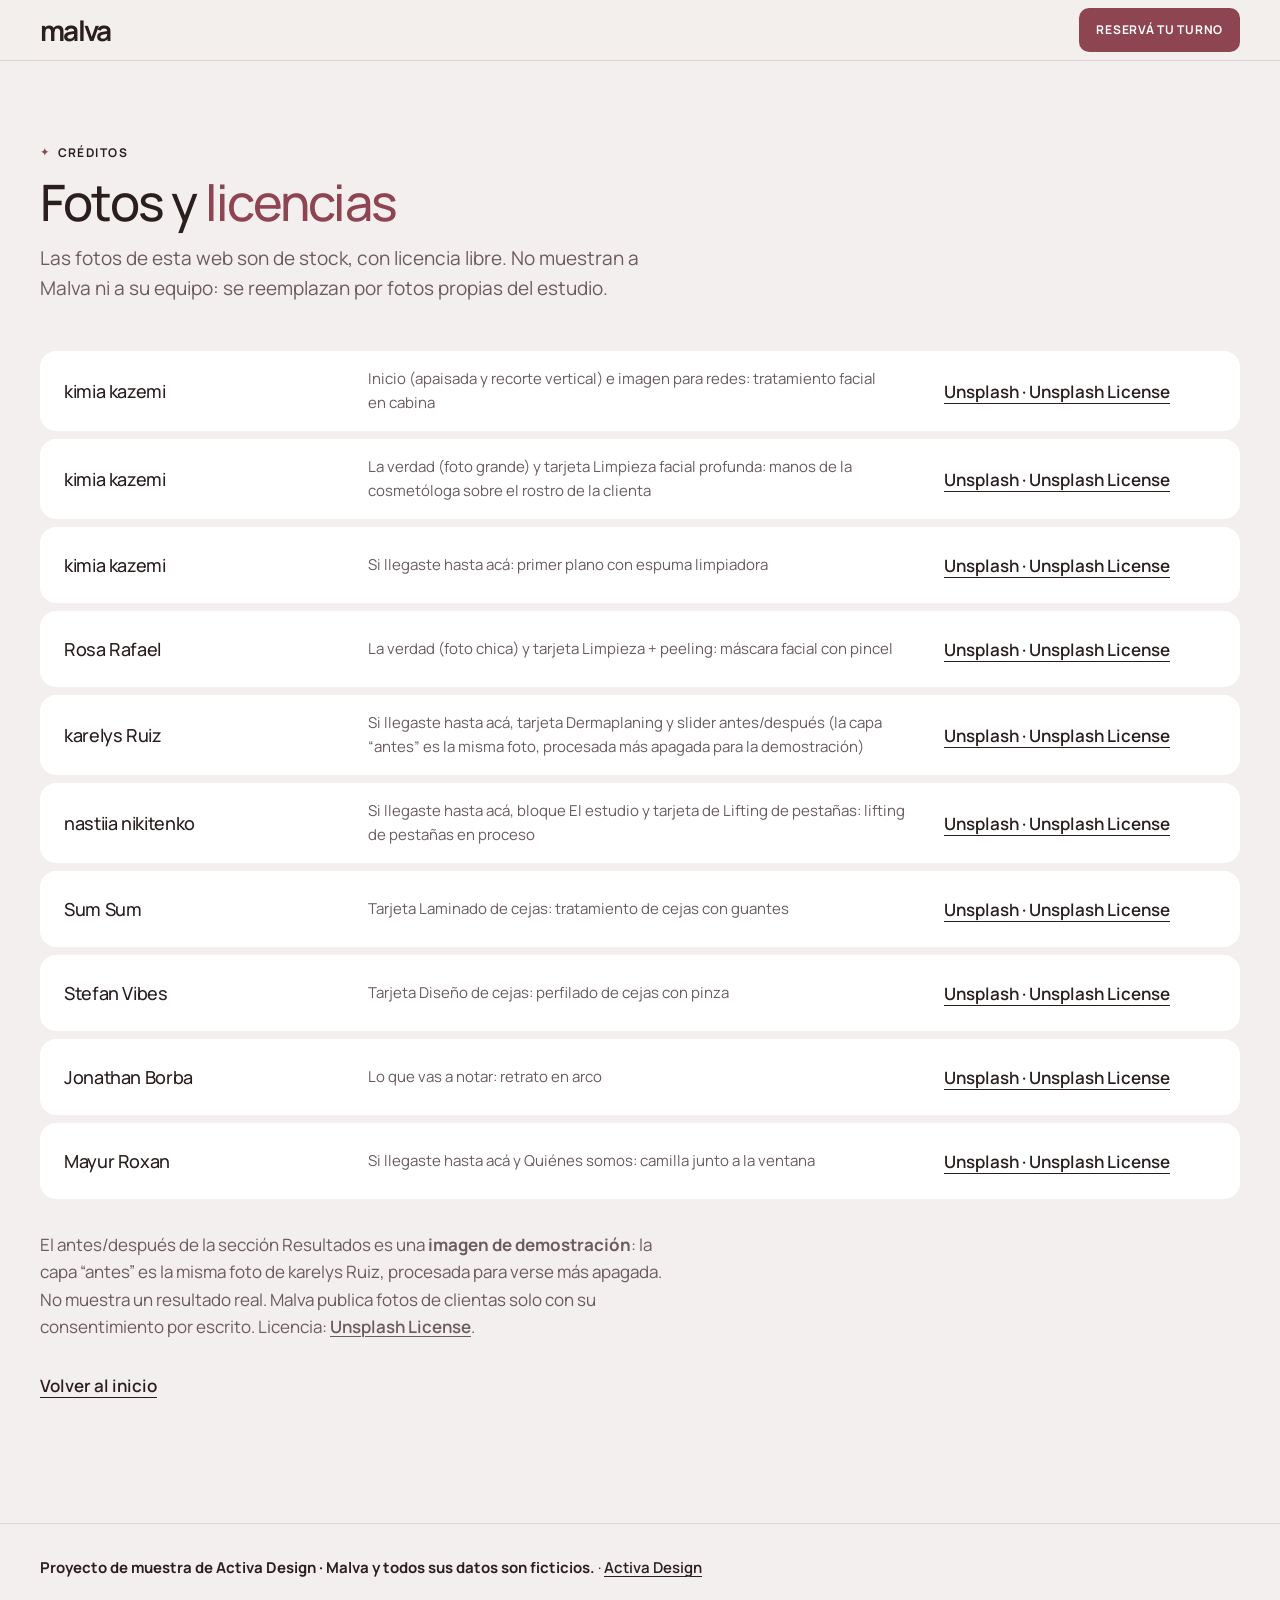
<file: credits.html>
<!doctype html>
<html lang="es-AR" class="no-js">
<head>
  <meta charset="utf-8">
  <meta name="viewport" content="width=device-width, initial-scale=1, viewport-fit=cover">
  <title>Créditos de fotos | Malva</title>
  <meta name="description" content="Autoría y licencia de las fotos usadas en la web de Malva, estudio de estética en Belgrano.">
  <meta name="robots" content="noindex">
  <meta name="theme-color" content="#F3EFEE">
  <link rel="icon" href="assets/favicon.svg" type="image/svg+xml">
  <link rel="preconnect" href="https://fonts.googleapis.com">
  <link rel="preconnect" href="https://fonts.gstatic.com" crossorigin>
  <link rel="stylesheet" href="https://fonts.googleapis.com/css2?family=Manrope:wght@400;500;600;700&display=swap">
  <link rel="stylesheet" href="css/styles.css">
  <style>
    .credits { padding-top: calc(var(--header-h) + var(--s-8)); padding-bottom: var(--section-pad); }
    .credits .h2 { margin-top: var(--s-3); }
    .credits .lead { margin-top: var(--s-4); }
    .credits__list { margin-top: var(--s-7); display: grid; gap: var(--s-2); }
    .credits__list li { display: grid; gap: var(--s-1) var(--gutter); padding: var(--s-4) var(--s-5); border-radius: var(--r-md); background: var(--surface); }
    .credits__list .who { font-family: var(--f-display); font-weight: 500; font-size: 1.125rem; letter-spacing: -.02em; }
    .credits__list .use { color: var(--muted); font-size: .9375rem; }
    @media (min-width: 768px) { .credits__list li { grid-template-columns: 3fr 6fr 3fr; align-items: center; } }
    .credits .note { margin-top: var(--s-6); max-width: 64ch; color: var(--muted); }
    .back { margin-top: var(--s-5); }
    .credits-footer { padding-block: var(--s-6); border-top: 1px solid var(--line); font-size: .9375rem; }
  </style>
</head>
<body>
  <a class="skip-link" href="#main">Saltar al contenido</a>
  <header class="site-header" data-scrolled>
    <div class="wrap site-header__inner">
      <a class="brand" href="index.html" aria-label="Malva, estudio de estética. Volver al inicio">malva</a>
      <a class="btn btn--primary btn--header" href="index.html#reservar"><span class="only-lg">Reservá tu turno</span><span class="only-sm">Reservá</span></a>
    </div>
  </header>
  <main id="main" class="wrap credits" tabindex="-1">
    <p class="eyebrow">Créditos</p>
    <h1 class="h2">Fotos y <em>licencias</em></h1>
    <p class="lead">Las fotos de esta web son de stock, con licencia libre. No muestran a Malva ni a su equipo: se reemplazan por fotos propias del estudio.</p>
    <ul class="credits__list">
      <li><span class="who">kimia kazemi</span><span class="use">Inicio (apaisada y recorte vertical) e imagen para redes: tratamiento facial en cabina</span><a class="link" href="https://unsplash.com/photos/RbIcMsh0NSk" target="_blank" rel="noopener">Unsplash · Unsplash License</a></li>
      <li><span class="who">kimia kazemi</span><span class="use">La verdad (foto grande) y tarjeta Limpieza facial profunda: manos de la cosmetóloga sobre el rostro de la clienta</span><a class="link" href="https://unsplash.com/photos/u93nTfWqR9w" target="_blank" rel="noopener">Unsplash · Unsplash License</a></li>
      <li><span class="who">kimia kazemi</span><span class="use">Si llegaste hasta acá: primer plano con espuma limpiadora</span><a class="link" href="https://unsplash.com/photos/J6Hg_YH2tFk" target="_blank" rel="noopener">Unsplash · Unsplash License</a></li>
      <li><span class="who">Rosa Rafael</span><span class="use">La verdad (foto chica) y tarjeta Limpieza + peeling: máscara facial con pincel</span><a class="link" href="https://unsplash.com/photos/Pe9IXUuC6QU" target="_blank" rel="noopener">Unsplash · Unsplash License</a></li>
      <li><span class="who">karelys Ruiz</span><span class="use">Si llegaste hasta acá, tarjeta Dermaplaning y slider antes/después (la capa “antes” es la misma foto, procesada más apagada para la demostración)</span><a class="link" href="https://unsplash.com/photos/PqyzuzFiQfY" target="_blank" rel="noopener">Unsplash · Unsplash License</a></li>
      <li><span class="who">nastiia nikitenko</span><span class="use">Si llegaste hasta acá, bloque El estudio y tarjeta de Lifting de pestañas: lifting de pestañas en proceso</span><a class="link" href="https://unsplash.com/photos/U88HKDGynE4" target="_blank" rel="noopener">Unsplash · Unsplash License</a></li>
      <li><span class="who">Sum Sum</span><span class="use">Tarjeta Laminado de cejas: tratamiento de cejas con guantes</span><a class="link" href="https://unsplash.com/photos/x0r5YvOJFCg" target="_blank" rel="noopener">Unsplash · Unsplash License</a></li>
      <li><span class="who">Stefan Vibes</span><span class="use">Tarjeta Diseño de cejas: perfilado de cejas con pinza</span><a class="link" href="https://unsplash.com/photos/-k0_8bZ4L8c" target="_blank" rel="noopener">Unsplash · Unsplash License</a></li>
      <li><span class="who">Jonathan Borba</span><span class="use">Lo que vas a notar: retrato en arco</span><a class="link" href="https://unsplash.com/photos/cDmQ48iNbm8" target="_blank" rel="noopener">Unsplash · Unsplash License</a></li>
      <li><span class="who">Mayur Roxan</span><span class="use">Si llegaste hasta acá y Quiénes somos: camilla junto a la ventana</span><a class="link" href="https://unsplash.com/photos/JnsuyfJrxQw" target="_blank" rel="noopener">Unsplash · Unsplash License</a></li>
    </ul>
    <p class="note">El antes/después de la sección Resultados es una <strong>imagen de demostración</strong>: la capa “antes” es la misma foto de karelys Ruiz, procesada para verse más apagada. No muestra un resultado real. Malva publica fotos de clientas solo con su consentimiento por escrito. Licencia: <a class="link link--inline" href="https://unsplash.com/license" target="_blank" rel="noopener">Unsplash License</a>.</p>
    <p class="back"><a class="link" href="index.html">Volver al inicio</a></p>
  </main>
  <footer class="credits-footer">
    <div class="wrap">
      <p class="footer__sample"><strong>Proyecto de muestra de Activa Design · Malva y todos sus datos son ficticios.</strong> · <a class="link link--inline" href="https://activa-web-nine.vercel.app" target="_blank" rel="noopener">Activa Design</a></p>
    </div>
  </footer>
</body>
</html>
</file>
<file: css/styles.css>
/* Malva — v3 "Rosa arcilla" con el formato de Jornada Digital (Manrope). Proyecto de muestra de Activa Design.
   Capas: reset → tokens → base → layout → components → sections → utilities. */
@layer reset, tokens, base, layout, components, sections, utilities;

/* ───────────────────────── RESET ───────────────────────── */
@layer reset {
  *, *::before, *::after { box-sizing: border-box; }
  * { margin: 0; }
  html { -webkit-text-size-adjust: 100%; text-size-adjust: 100%; }
  body { min-height: 100dvh; }
  img, picture, svg { display: block; max-width: 100%; }
  img { height: auto; }
  input, button, textarea, select { font: inherit; color: inherit; }
  button { background: none; border: 0; padding: 0; cursor: pointer; }
  ul[class], ol[class] { list-style: none; padding: 0; }
  fieldset { border: 0; padding: 0; min-width: 0; }
  legend { padding: 0; }
  figure, blockquote { margin: 0; }
  a { color: inherit; }
  [hidden] { display: none !important; }
}

/* ───────────────────────── TOKENS ───────────────────────── */
@layer tokens {
  :root {
    --bg: #F3EFEE;
    --surface: #FFFFFF;
    --surface-2: #E9E2E0;
    --ink: #2A1E1F;
    --muted: #6B5B5D;
    --accent: #8E4552;
    --accent-hover: #7A3945;
    --accent-deep: #5E2A34;
    --on-deep: #F6DEE3;
    --apoyo: #D39DA9;
    --line: rgba(42, 30, 31, .12);
    --line-strong: rgba(42, 30, 31, .26);
    --error: #A32A2A;
    --veil: 26 16 17;

    --f: "Manrope", system-ui, -apple-system, "Segoe UI", Roboto, Arial, sans-serif;

    --fs-h1: clamp(2.5rem, 1.25rem + 5.2vw, 5rem);
    --fs-h2: clamp(1.875rem, 1.3rem + 2.3vw, 3.25rem);
    --fs-lead: clamp(1.0625rem, 1rem + .3vw, 1.1875rem);
    --fs-small: .875rem;

    --r-lg: 24px;
    --r-md: 16px;
    --r-sm: 12px;
    --r-btn: 10px;
    --r-pill: 999px;

    --s-1: 4px; --s-2: 8px; --s-3: 12px; --s-4: 16px; --s-5: 24px;
    --s-6: 32px; --s-7: 48px; --s-8: 64px; --s-9: 96px;
    --gutter: 16px;
    --container: 1200px;
    --section-pad: clamp(72px, 9vw, 128px);
    --header-h: 64px;
    --mbar-h: 72px;

    --ease: cubic-bezier(.22, 1, .36, 1);
    --d-fast: 150ms;
    --d-base: 250ms;
    --d-slow: 500ms;

    --focus-c: var(--accent);
  }
  @media (min-width: 768px) { :root { --gutter: 32px; --header-h: 72px; } }
}

/* ───────────────────────── BASE ───────────────────────── */
@layer base {
  html { scroll-behavior: smooth; scroll-padding-top: calc(var(--header-h) + 16px); }
  @media (prefers-reduced-motion: reduce) { html { scroll-behavior: auto; } }
  /* La barra móvil fija no tapa el foco ni el destino de los anclas */
  @media (max-width: 767px) { html { scroll-padding-bottom: calc(var(--mbar-h) + 16px); } }
  body {
    background: var(--bg); color: var(--ink);
    font-family: var(--f); font-size: 1rem; line-height: 1.6; font-weight: 400;
    -webkit-font-smoothing: antialiased;
    -webkit-tap-highlight-color: transparent;
  }
  @media (min-width: 1024px) { body { font-size: 1.0625rem; } }
  h1, h2, h3 { font-weight: 500; }
  p, li, dd, dt { text-wrap: pretty; }
  em { font-style: normal; color: var(--accent); }
  h1 em, h2 em { white-space: nowrap; }
  strong, b { font-weight: 700; }
  :focus-visible { outline: 2px solid var(--focus-c); outline-offset: 3px; border-radius: 4px; }
  ::selection { background: var(--apoyo); color: var(--ink); }
  main:focus { outline: none; }
}

/* ───────────────────────── LAYOUT ───────────────────────── */
@layer layout {
  .wrap { width: 100%; max-width: calc(var(--container) + 2 * var(--gutter)); margin-inline: auto; padding-inline: var(--gutter); }
  .section { padding-block: var(--section-pad); }
  .section--flush-top { padding-top: 0; }
  .sec-head { max-width: 680px; }
  .sec-head .h2 { margin-top: var(--s-3); }
  .sec-head .lead { margin-top: var(--s-4); }
  .sec-head--center { margin-inline: auto; text-align: center; }
  .sec-head--center .h2, .sec-head--center .lead { margin-inline: auto; }
  .center-cta { margin-top: var(--s-7); display: flex; justify-content: center; }
}

/* ───────────────────────── COMPONENTS ───────────────────────── */
@layer components {
  /* Tipografía */
  .display, .h2 { font-family: var(--f); letter-spacing: -.035em; text-wrap: balance; }
  .display { font-weight: 600; line-height: 1; }
  .h2 { font-size: var(--fs-h2); font-weight: 500; line-height: 1.06; max-width: 20ch; }
  .lead { font-size: var(--fs-lead); color: var(--muted); max-width: 54ch; line-height: 1.55; }
  .prose { max-width: 58ch; }
  .prose > * + * { margin-top: var(--s-3); }

  /* Eyebrow: "✦ 01 · Para vos" */
  .eyebrow {
    display: inline-flex; align-items: center; gap: 8px;
    font-size: .75rem; font-weight: 700; letter-spacing: .12em; text-transform: uppercase; color: var(--ink); line-height: 1.3;
  }
  .eyebrow::before { content: "✦"; color: var(--accent); letter-spacing: 0; font-size: .95em; }
  .eyebrow > span { color: var(--accent); }
  .eyebrow > span::after { content: "·"; margin-left: 8px; color: var(--muted); }
  .eyebrow--light { color: #fff; background: rgb(var(--veil) / .55); padding: 5px 12px; border-radius: 999px; width: max-content; }
  .eyebrow--light::before { color: var(--apoyo); }
  .eyebrow--onDark { color: var(--on-deep); }
  .eyebrow--onDark::before, .eyebrow--onDark > span { color: var(--apoyo); }
  .eyebrow--onDark > span::after { color: var(--on-deep); }

  /* Botón: rectángulo arcilla de radio 10, mayúsculas chicas y flecha */
  .btn {
    position: relative; display: inline-flex; align-items: center; justify-content: center; gap: 10px;
    min-height: 48px; padding: 0 22px; border-radius: var(--r-btn);
    font-family: var(--f); font-weight: 700; font-size: .8125rem; letter-spacing: .06em; text-transform: uppercase; line-height: 1.2;
    text-decoration: none; white-space: nowrap;
    border: 1px solid transparent; cursor: pointer; touch-action: manipulation; user-select: none; -webkit-user-select: none;
    transition: background-color var(--d-fast), color var(--d-fast), border-color var(--d-fast), transform 120ms var(--ease);
  }
  .btn__dot { flex: none; display: grid; place-items: center; transition: transform var(--d-base) var(--ease); }
  .btn__dot svg, .btn > .icon { width: 18px; height: 18px; }
  .btn:active { transform: scale(.98); }
  .btn--primary { background: var(--accent); color: #fff; }
  .btn--outline-light { border-color: rgb(255 255 255 / .8); color: #fff; background: rgb(255 255 255 / .06); }
  .btn--lg { min-height: 54px; padding-inline: 26px; font-size: .875rem; }
  .btn--block { width: 100%; }
  @media (hover: hover) {
    .btn:hover .btn__dot { transform: translateX(3px); }
    .btn--primary:hover { background: var(--accent-hover); }
    .btn--outline-light:hover { background: #fff; color: var(--ink); }
  }

  .link {
    display: inline-flex; align-items: center; min-height: 44px;
    font-weight: 600; text-decoration: underline; text-decoration-thickness: 1px; text-underline-offset: 5px;
    transition: color var(--d-fast);
  }
  .link--inline { display: inline; min-height: 0; text-underline-offset: 3px; }
  @media (hover: hover) { .link:hover { color: var(--accent); } }

  .icon { width: 20px; height: 20px; flex: none; }

  /* Chips (radios) */
  .chips { display: flex; flex-wrap: wrap; gap: var(--s-2); }
  .chip {
    position: relative; display: inline-flex; align-items: center; gap: 6px;
    min-height: 44px; padding: 9px 16px; border-radius: var(--r-btn);
    border: 1px solid var(--line-strong); background: var(--bg); color: var(--ink);
    font-weight: 600; font-size: .9375rem; line-height: 1.25; cursor: pointer;
    transition: background-color var(--d-fast), color var(--d-fast), border-color var(--d-fast);
    user-select: none; -webkit-user-select: none; touch-action: manipulation;
  }
  .chip input { position: absolute; inset: 0; opacity: 0; margin: 0; cursor: pointer; appearance: none; border-radius: inherit; }
  .chip b { font-weight: 700; }
  .chip--duo span { font-weight: 500; }
  .chip:has(input:checked) { background: var(--accent); border-color: var(--accent); color: #fff; }
  .chip:has(input:focus-visible) { outline: 2px solid var(--accent); outline-offset: 3px; }
  @media (hover: hover) { .chip:not(:has(input:checked)):hover { border-color: var(--ink); background: var(--surface); } }
  [aria-invalid="true"] .chip, .rstep[data-invalid] .chip { border-color: var(--error); }

  .input {
    width: 100%; min-height: 50px; padding: 12px 16px; border-radius: var(--r-btn);
    border: 1px solid var(--line-strong); background: var(--bg); color: var(--ink); font-size: 1rem; line-height: 1.4;
  }
  .input::placeholder { color: var(--muted); opacity: 1; }
  .input:focus-visible { outline: 2px solid var(--accent); outline-offset: 1px; }
  .input[aria-invalid="true"] { border-color: var(--error); border-width: 1.5px; }

  .help { font-size: var(--fs-small); color: var(--muted); line-height: 1.45; }
  .field-error { display: flex; gap: 6px; align-items: flex-start; margin-top: var(--s-2); font-size: var(--fs-small); font-weight: 600; color: var(--error); line-height: 1.4; }
  .field-error svg { width: 18px; height: 18px; flex: none; margin-top: 1px; }

  .pill {
    display: inline-flex; align-items: center; padding: 5px 11px; border-radius: var(--r-pill);
    background: var(--accent); color: #fff; font-size: .6875rem; font-weight: 700; letter-spacing: .08em; text-transform: uppercase; line-height: 1.2;
  }

  .sr-only { position: absolute !important; width: 1px; height: 1px; padding: 0; margin: -1px; overflow: hidden; clip: rect(0 0 0 0); white-space: nowrap; border: 0; }
  .skip-link {
    position: fixed; top: 8px; left: 8px; z-index: 200; padding: 10px 18px; border-radius: var(--r-btn);
    background: var(--ink); color: #fff; font-weight: 600; transform: translateY(-160%); transition: transform var(--d-fast);
  }
  .skip-link:focus { transform: none; }
}

/* ───────────────────────── SECTIONS ───────────────────────── */
@layer sections {
  /* 0. Header: transparente sobre el hero; al scrollear, crema translúcida con desenfoque */
  .site-header {
    position: fixed; inset: 0 0 auto 0; z-index: 50; color: var(--ink);
    background: var(--bg); border-bottom: 1px solid var(--line);
    transition: background-color var(--d-base), color var(--d-base), border-color var(--d-base);
  }
  @supports (backdrop-filter: blur(1px)) or (-webkit-backdrop-filter: blur(1px)) {
    .site-header {
      background: rgb(243 239 238 / .78);
      -webkit-backdrop-filter: saturate(1.4) blur(14px);
      backdrop-filter: saturate(1.4) blur(14px);
    }
  }
  html.js .site-header:not([data-scrolled]):not(:has(.menu-btn[aria-expanded="true"])) {
    background: transparent; border-color: transparent; color: #fff; --focus-c: #fff;
    -webkit-backdrop-filter: none; backdrop-filter: none;
  }
  /* Con el menú abierto: sólido y sin filtro (el filtro crearía un bloque contenedor para el menú fijo) */
  .site-header:has(.menu-btn[aria-expanded="true"]) { background: var(--bg); -webkit-backdrop-filter: none; backdrop-filter: none; }

  .site-header__inner { display: flex; align-items: center; gap: var(--s-4); height: var(--header-h); }
  .brand {
    font-family: var(--f); font-weight: 700; font-size: 1.75rem; letter-spacing: -.06em; line-height: 1;
    text-decoration: none; margin-right: auto; padding-block: 8px;
  }
  .nav { display: none; }
  .nav__list { display: flex; gap: var(--s-1); }
  .nav__link { display: inline-flex; align-items: center; min-height: 44px; padding: 0 14px; border-radius: var(--r-btn); font-size: .9375rem; font-weight: 600; text-decoration: none; transition: background-color var(--d-fast); }
  @media (hover: hover) {
    .nav__link:hover { background: rgb(42 30 31 / .07); }
    html.js .site-header:not([data-scrolled]) .nav__link:hover { background: rgb(255 255 255 / .16); }
  }
  .btn--header { min-height: 44px; padding-inline: 16px; font-size: .75rem; }
  .only-lg { display: none; }
  .menu-btn { display: grid; place-items: center; width: 44px; height: 44px; margin-right: -8px; border-radius: var(--r-btn); }
  .menu-btn .icon { width: 26px; height: 26px; }
  .menu-btn .icon--close, .menu-btn[aria-expanded="true"] .icon--open { display: none; }
  .menu-btn[aria-expanded="true"] .icon--close { display: block; }
  html.no-js .menu-btn { display: none; }
  html.no-js .site-header__inner { flex-wrap: wrap; height: auto; padding-block: 8px; }
  html.no-js .nav { display: block; order: 3; width: 100%; }
  html.no-js .nav__list { flex-wrap: wrap; }

  .menu {
    position: fixed; inset: var(--header-h) 0 0 0; z-index: 49; background: var(--bg); color: var(--ink);
    display: flex; flex-direction: column; justify-content: space-between; gap: var(--s-6);
    padding: var(--s-5) var(--gutter) calc(var(--s-5) + env(safe-area-inset-bottom)); overflow-y: auto; overscroll-behavior: contain;
  }
  @media (prefers-reduced-motion: no-preference) {
    .menu[data-open] { animation: menu-in 250ms var(--ease); }
  }
  @keyframes menu-in { from { opacity: 0; transform: translateY(-8px); } }
  .menu__list a {
    display: flex; align-items: center; min-height: 60px; border-bottom: 1px solid var(--line);
    font-size: 1.75rem; font-weight: 600; letter-spacing: -.035em; text-decoration: none;
  }
  @media (min-width: 1100px) {
    .site-header__inner { position: relative; }
    .nav { display: block; position: absolute; left: 50%; transform: translateX(-50%); }
    .only-lg { display: inline; }
    .only-sm { display: none; }
    .menu-btn, .menu { display: none !important; }
  }

  /* 1. Hero a sangre (estructura de la v2) */
  .hero { position: relative; display: grid; grid-template-columns: 100%; background: var(--bg); color: #fff; --focus-c: #fff; }
  .hero__sentinel { position: absolute; top: 0; left: 0; width: 1px; height: 24px; pointer-events: none; }
  .hero__media, .hero__inner { grid-area: 1 / 1; }
  .hero__media { position: relative; overflow: hidden; background: #6b5552; min-height: max(600px, min(100svh, 880px)); }
  .hero__media img { position: absolute; inset: 0; width: 100%; height: 100%; object-fit: cover; object-position: 50% 45%; }
  .hero__media::after {
    content: ""; position: absolute; inset: 0; pointer-events: none;
    background:
      linear-gradient(180deg, rgb(var(--veil) / .55) 0, rgb(var(--veil) / 0) 140px),
      linear-gradient(0deg, rgb(var(--veil) / .88) 0, rgb(var(--veil) / .72) 46%, rgb(var(--veil) / 0) 68%);
  }
  .hero__inner { position: relative; z-index: 1; display: flex; align-items: flex-end; padding-top: calc(var(--header-h) + 24px); padding-bottom: 72px; }
  .hero__text { max-width: 640px; }
  .hero__title { margin-top: var(--s-4); font-size: var(--fs-h1); max-width: 12ch; }
  .hero__title em { color: #F6DEE3; }
  .hero__lead { margin-top: var(--s-4); font-size: var(--fs-lead); line-height: 1.5; max-width: 50ch; color: rgb(255 255 255 / .92); }
  .hero__ctas { margin-top: var(--s-5); display: flex; flex-wrap: wrap; align-items: center; gap: var(--s-3); }
  .hero__trust { margin-top: var(--s-4); font-size: var(--fs-small); font-weight: 600; letter-spacing: .02em; color: rgb(255 255 255 / .9); }
  @media (prefers-reduced-motion: no-preference) {
    .hero__media img { animation: hero-zoom 900ms var(--ease) both; }
  }
  @keyframes hero-zoom { from { transform: scale(1.06); } }

  .hero__quiz-wrap { position: relative; z-index: 2; margin-top: -32px; color: var(--ink); --focus-c: var(--accent); }
  .quiz { background: var(--surface); border-radius: var(--r-lg); padding: var(--s-5); box-shadow: 0 12px 40px rgb(42 30 31 / .12); }
  .quiz__title { font-size: 1.5rem; font-weight: 600; letter-spacing: -.035em; line-height: 1.1; }
  .quiz__line { margin-top: 4px; font-size: .9375rem; color: var(--muted); }
  .quiz__chips { margin-top: var(--s-4); display: flex; flex-wrap: nowrap; gap: var(--s-2); }
  .quiz__chips > li { display: flex; flex: 1 1 auto; min-width: 0; }
  .quiz__chips .qchip { width: 100%; justify-content: center; white-space: nowrap; padding: 8px 14px; }
  @media (max-width: 479px) { .quiz__chips { gap: 6px; } .quiz__chips .qchip { padding: 8px 10px; font-size: .875rem; } }
  .qchip {
    display: inline-flex; align-items: center; gap: 8px; min-height: 44px; padding: 8px 12px 8px 18px; border-radius: var(--r-pill);
    border: 1px solid var(--line-strong); font-weight: 600; text-decoration: none; transition: background-color var(--d-fast), color var(--d-fast), border-color var(--d-fast);
  }
  .qchip svg { width: 16px; height: 16px; transition: transform var(--d-base) var(--ease); }
  @media (hover: hover) { .qchip:hover { background: var(--accent); border-color: var(--accent); color: #fff; } .qchip:hover svg { transform: translateX(3px); } }
  @media (min-width: 768px) {
    .hero__media img { object-position: 50% 50%; }
    .hero__media::after {
      background:
        linear-gradient(180deg, rgb(var(--veil) / .5) 0, rgb(var(--veil) / 0) 160px),
        linear-gradient(90deg, rgb(var(--veil) / .78) 0, rgb(var(--veil) / .45) 42%, rgb(var(--veil) / 0) 72%),
        linear-gradient(0deg, rgb(var(--veil) / .6) 0, rgb(var(--veil) / 0) 55%);
    }
    .quiz { max-width: 520px; }
  }
  @media (min-width: 1100px) {
    .hero__quiz-wrap { grid-area: 1 / 1; align-self: end; margin-top: 0; padding-bottom: 72px; display: flex; justify-content: flex-end; pointer-events: none; }
    .quiz { pointer-events: auto; width: 440px; }
  }

  @media (prefers-reduced-motion: no-preference) {
    html[data-paused] :is(.tape__track, .words__track) { animation-play-state: paused; }
  }
  .tapes-wrap { position: relative; }
  .motion-toggle { position: absolute; right: var(--gutter, 16px); bottom: 8px; z-index: 2; min-height: 36px; min-width: 44px; padding: 0 12px; border-radius: 999px; border: 1px solid var(--line-strong); background: var(--surface); color: var(--ink); font: 700 .6875rem/1 var(--f-body, inherit); letter-spacing: .08em; text-transform: uppercase; cursor: pointer; }
  @media (prefers-reduced-motion: reduce) { .motion-toggle { display: none; } }
  @keyframes marquee { to { transform: translateX(-50%); } }

  /* 3. La verdad: collage + texto */
  .verdad__grid { display: grid; gap: var(--s-7); }
  .collage { position: relative; padding-bottom: 56px; max-width: 520px; width: 100%; }
  .collage__big { width: 76%; margin-left: 12%; aspect-ratio: 4 / 5; border-radius: var(--r-md); overflow: hidden; background: var(--surface-2); }
  .collage__small { position: absolute; right: 0; bottom: 0; width: 42%; aspect-ratio: 1; border-radius: var(--r-md); overflow: hidden; border: 6px solid var(--bg); background: var(--surface-2); }
  .collage img { width: 100%; height: 100%; object-fit: cover; }
  .collage__small img { object-position: 60% 50%; }
  .float-card {
    position: absolute; z-index: 1; background: var(--surface); border-radius: 14px;
    box-shadow: 0 14px 34px rgb(42 30 31 / .14); padding: 14px 16px;
  }
  .float-card--quote { left: 0; top: 9%; width: min(58%, 230px); font-size: .9375rem; line-height: 1.35; font-weight: 500; }
  .float-card--quote strong { color: var(--accent); }
  .float-card__mark { display: block; font-size: 2.25rem; line-height: .6; height: 18px; color: var(--accent); font-weight: 700; }
  .float-card--quote footer { margin-top: 8px; font-size: .75rem; color: var(--muted); font-weight: 600; }
  .float-card--mat { left: 2%; bottom: 14%; display: grid; font-size: .75rem; color: var(--muted); font-weight: 600; line-height: 1.3; }
  .float-card--mat strong { font-size: 1.0625rem; color: var(--ink); letter-spacing: -.02em; }
  .verdad__text .h2 { margin-top: var(--s-3); max-width: 18ch; }
  .verdad__text .lead { margin-top: var(--s-4); }
  .verdad__text .prose { margin-top: var(--s-4); color: var(--ink); }
  @media (min-width: 960px) {
    .verdad__grid { grid-template-columns: 1fr 1fr; align-items: center; gap: var(--s-8); }
  }
  @media (max-width: 959px) { .collage { margin-inline: auto; } }

  /* 4. Si llegaste hasta acá */
  .dolores__grid { margin-top: var(--s-7); display: grid; grid-template-columns: repeat(2, 1fr); gap: var(--s-3); }
  .dolor { position: relative; border-radius: var(--r-sm); overflow: hidden; background: var(--surface-2); aspect-ratio: 4 / 5; }
  .dolor img { width: 100%; height: 100%; object-fit: cover; }
  .dolor__tag {
    position: absolute; left: 8px; right: 8px; bottom: 8px; padding: 8px 12px; border-radius: var(--r-sm);
    background: rgb(255 255 255 / .95); color: var(--ink); text-align: center;
    font-size: .8125rem; font-weight: 600; line-height: 1.3; text-wrap: balance;
  }
  .dolores__close { margin-top: var(--s-7); display: grid; justify-items: center; gap: var(--s-5); text-align: center; }
  .dolores__line { font-size: clamp(1.125rem, 1rem + .5vw, 1.375rem); font-weight: 500; letter-spacing: -.02em; text-wrap: balance; }
  .dolores__line strong { color: var(--accent); }
  @media (min-width: 900px) {
    .dolores__grid { grid-template-columns: repeat(4, 1fr); gap: var(--s-5); }
    .dolor__tag { left: 12px; right: 12px; bottom: 12px; border-radius: var(--r-pill); padding: 9px 14px; }
  }

  /* 5. Cintas inclinadas */
  .tapes { position: relative; height: clamp(150px, 16vw, 220px); overflow: hidden; overflow: clip; }
  .tape { position: absolute; left: -5%; width: 110%; top: 50%; padding-block: 14px; overflow: hidden; }
  .tape--a { background: var(--accent); transform: translateY(-50%) rotate(var(--rot-a, -4.5deg)); z-index: 2; }
  .tape--b { background: var(--accent-deep); transform: translateY(-50%) rotate(var(--rot-b, 3.5deg)); }
  @media (max-width: 767px) { .tapes { --rot-a: -8deg; --rot-b: 7deg; height: 170px; } }
  .tape__track { display: flex; width: max-content; }
  .tape__track span {
    display: inline-flex; align-items: center; gap: 28px; padding-left: 28px; white-space: nowrap;
    color: #fff; font-weight: 700; font-size: clamp(.875rem, .8rem + .45vw, 1.125rem); letter-spacing: .06em; text-transform: uppercase;
  }
  .tape__track span::after { content: "✦"; color: var(--apoyo); }
  .tape--b .tape__track span { color: var(--on-deep); }
  @media (prefers-reduced-motion: no-preference) {
    .tape__track { animation: marquee 70s linear infinite; }
    .tape--b .tape__track { animation-direction: reverse; animation-duration: 80s; }
  }

  /* 6. Malva es… (bento) */
  .es .h2 { max-width: 16ch; }
  .bento { margin-top: var(--s-7); display: grid; gap: var(--s-4); }
  .bento__strip { background: var(--surface); border-radius: var(--r-lg); padding-block: clamp(28px, 4vw, 52px); overflow: hidden; }
  .words { overflow: hidden; }
  .words__track {
    display: flex; gap: .35em; width: max-content; padding-left: .35em;
    font-size: clamp(1.75rem, 1rem + 3.4vw, 3.75rem); font-weight: 600; letter-spacing: -.035em; line-height: 1.1; white-space: nowrap;
  }
  .words__track span { color: #93817F; }
  .words__track b { color: var(--accent); font-weight: 700; }
  @media (prefers-reduced-motion: no-preference) {
    .words__track { animation: marquee 28s linear infinite; }
  }
  @media (prefers-reduced-motion: reduce) {
    .words__track { width: auto; justify-content: center; flex-wrap: wrap; padding-inline: var(--s-5); }
    .words__track > :nth-child(n + 3) { display: none; }
  }
  .bento__photo { border-radius: var(--r-lg); overflow: hidden; aspect-ratio: 3 / 2; background: var(--surface-2); }
  .bento__photo img { width: 100%; height: 100%; object-fit: cover; }
  .bento__card {
    background: var(--accent); color: #fff; border-radius: var(--r-lg); padding: clamp(24px, 3vw, 40px);
    display: flex; flex-direction: column; justify-content: flex-end; gap: var(--s-3); min-height: 240px;
  }
  .bento__big { font-size: clamp(1.625rem, 1.1rem + 1.8vw, 2.5rem); font-weight: 600; letter-spacing: -.035em; line-height: 1.08; text-wrap: balance; max-width: 16ch; }
  .bento__small { color: var(--on-deep); font-size: .9375rem; max-width: 40ch; }
  @media (min-width: 900px) {
    .bento { grid-template-columns: 1.2fr 1fr; }
    .bento__strip { grid-column: 1 / -1; }
    .bento__photo { aspect-ratio: auto; min-height: 340px; }
  }

  /* 7. Palabra gigante + retrato en arco */
  .notar { overflow: hidden; overflow: clip; }
  .notar__stage { --gs: clamp(6rem, 30vw, 22rem); position: relative; display: grid; place-items: center; margin-top: var(--s-6); padding-top: calc(var(--gs) * .5); padding-bottom: var(--s-4); }
  .giant {
    position: absolute; left: 50%; top: 0; transform: translateX(-50%);
    font-size: var(--gs); font-weight: 700; letter-spacing: -.04em; line-height: .8;
    color: var(--accent); white-space: nowrap; user-select: none; pointer-events: none;
  }
  .arch {
    position: relative; z-index: 1; width: clamp(176px, 30vw, 400px); aspect-ratio: 3 / 4;
    border-radius: 999px 999px var(--r-lg) var(--r-lg); overflow: hidden; background: var(--surface-2);
    border: 6px solid var(--bg); box-shadow: 0 30px 60px -30px rgb(42 30 31 / .45);
  }
  .arch img { width: 100%; height: 100%; object-fit: cover; object-position: 50% 12%; }
  .gains { position: relative; z-index: 2; margin-top: calc(-1 * var(--s-6)); display: grid; grid-template-columns: repeat(2, 1fr); gap: var(--s-3); }
  .gain { background: var(--surface); border-radius: var(--r-md); padding: 16px; display: flex; flex-direction: column; align-items: flex-start; gap: var(--s-3); box-shadow: 0 8px 24px rgb(42 30 31 / .06); }
  .gain p { font-size: .9375rem; line-height: 1.4; }
  @media (min-width: 900px) {
    .gains { grid-template-columns: repeat(4, 1fr); gap: var(--s-4); max-width: 1000px; margin-inline: auto; }
    .gain { padding: 20px; }
  }

  /* 8. Carrusel de tratamientos */
  .carousel { margin-top: var(--s-7); }
  .carousel__track {
    --pad: max(var(--gutter), calc((100% - var(--container)) / 2));
    display: grid; grid-auto-flow: column; grid-auto-columns: min(76vw, 300px); gap: var(--s-4);
    overflow-x: auto; overscroll-behavior-x: contain; scroll-snap-type: x mandatory; scrollbar-width: none;
    padding: 8px var(--pad); scroll-padding-inline: var(--pad);
  }
  .carousel__track::-webkit-scrollbar { display: none; }
  .carousel__track > li { scroll-snap-align: start; }
  .tcard {
    position: relative; display: block; aspect-ratio: 3 / 4; border-radius: var(--r-md); overflow: hidden;
    color: #fff; text-decoration: none; background: #3a2a2c;
  }
  .tcard img { position: absolute; inset: 0; width: 100%; height: 100%; object-fit: cover; transition: transform var(--d-slow) var(--ease); }
  .tcard::after { content: ""; position: absolute; inset: 0; background: linear-gradient(180deg, rgb(var(--veil) / .05) 20%, rgb(var(--veil) / .84) 68%, rgb(var(--veil) / .92) 100%); }
  .tcard__body { position: absolute; inset: auto 0 0 0; z-index: 1; display: grid; gap: var(--s-2); padding: 20px; }
  .tcard__title { font-weight: 700; text-transform: uppercase; font-size: clamp(1.5rem, 1.25rem + .8vw, 1.875rem); letter-spacing: -.02em; line-height: .98; text-wrap: balance; }
  .tcard__line { font-size: .875rem; line-height: 1.35; color: #fff; text-shadow: 0 1px 6px rgb(var(--veil) / .55); }
  .tcard:focus-visible { outline: 3px solid var(--accent); outline-offset: 3px; border-radius: var(--r-md); }
  @media (hover: hover) { .tcard:hover img { transform: scale(1.04); } }
  .carousel__foot { margin-top: var(--s-5); display: flex; flex-wrap: wrap; align-items: center; justify-content: space-between; gap: var(--s-4); }
  .carousel__nav { display: flex; gap: var(--s-2); }
  .arrow {
    width: 48px; height: 48px; border-radius: var(--r-btn); display: grid; place-items: center;
    border: 1px solid var(--line-strong); background: var(--surface); color: var(--ink);
    transition: background-color var(--d-fast), color var(--d-fast), opacity var(--d-fast);
  }
  .arrow svg { width: 20px; height: 20px; }
  .arrow[aria-disabled="true"] { opacity: .4; cursor: default; }
  @media (hover: hover) { .arrow:not([aria-disabled="true"]):hover { background: var(--accent); border-color: var(--accent); color: #fff; } }
  html.no-js .carousel__nav { visibility: hidden; }

  /* 9. Reserva simple */
  .reserva__card {
    background: var(--surface); border-radius: var(--r-lg); padding: clamp(24px, 4.5vw, 64px);
    display: grid; gap: var(--s-7);
  }
  .reserva__intro .h2 { margin-top: var(--s-3); max-width: 13ch; }
  .checks { margin-top: var(--s-5); display: grid; gap: var(--s-3); }
  .checks li { display: flex; gap: var(--s-3); align-items: flex-start; font-weight: 500; }
  .checks svg { width: 26px; height: 26px; flex: none; padding: 4px; border-radius: 50%; color: var(--accent); background: rgb(142 69 82 / .12); }
  .reserva__alt { margin-top: var(--s-5); font-size: .9375rem; color: var(--muted); }
  .reserva__alt a { color: var(--ink); }
  .rform { display: grid; gap: var(--s-6); }
  .rstep > legend, .rstep__label { display: flex; align-items: center; gap: 10px; font-weight: 700; font-size: 1rem; letter-spacing: -.01em; }
  .rstep > legend + *, .rstep__label + * { margin-top: var(--s-3); }
  .rstep > .help { margin-top: var(--s-2); }
  .rstep__n { width: 26px; height: 26px; flex: none; border-radius: 8px; background: var(--accent); color: #fff; font-size: .8125rem; display: grid; place-items: center; }
  .chips--days { display: grid; grid-template-columns: repeat(3, 1fr); }
  .chips--days .chip { justify-content: center; text-align: center; padding-inline: 8px; }
  @media (min-width: 560px) { .chips--days { grid-template-columns: repeat(6, 1fr); } }
  .rform__send { display: grid; }
  .rform__summary { font-size: var(--fs-small); font-weight: 700; color: var(--error); }
  .rform__summary:not(:empty) { margin-bottom: var(--s-3); }
  .btn--wa { min-height: 54px; font-size: .875rem; }
  .btn--wa .icon { width: 20px; height: 20px; }
  .rform__note { margin-top: var(--s-3); font-size: var(--fs-small); color: var(--muted); text-align: center; }
  .rform__done { margin-top: var(--s-4); padding: var(--s-4) var(--s-5); border-radius: var(--r-md); background: var(--bg); font-size: .9375rem; display: grid; gap: var(--s-2); }
  .rform__done:focus { outline: none; }
  @media (min-width: 960px) {
    .reserva__card { grid-template-columns: 5fr 7fr; gap: var(--s-8); }
  }

  /* 10. Antes / después */
  .ba { margin: var(--s-7) auto 0; max-width: 960px; }
  .ba__stage {
    position: relative; aspect-ratio: 4 / 5; border-radius: var(--r-lg); overflow: hidden; background: var(--surface-2);
    touch-action: pan-y; cursor: ew-resize; user-select: none; -webkit-user-select: none;
  }
  @media (min-width: 640px) { .ba__stage { aspect-ratio: 3 / 2; } }
  .ba__img { position: absolute; inset: 0; width: 100%; height: 100%; object-fit: cover; object-position: 40% 50%; pointer-events: none; -webkit-user-drag: none; }
  .ba__img--after { clip-path: inset(0 0 0 var(--pos)); }
  .ba__line { position: absolute; top: 0; bottom: 0; left: var(--pos); width: 2px; margin-left: -1px; background: #fff; box-shadow: 0 0 0 1px rgb(0 0 0 / .08); pointer-events: none; }
  .ba__handle {
    position: absolute; top: 50%; left: 50%; width: 48px; height: 48px; transform: translate(-50%, -50%);
    border-radius: 50%; background: #fff; color: var(--ink); display: grid; place-items: center; box-shadow: 0 4px 18px rgb(0 0 0 / .2);
  }
  .ba__handle svg { width: 22px; height: 22px; }
  .ba__stage:has(.ba__range:focus-visible) .ba__handle { outline: 3px solid var(--accent); outline-offset: 3px; }
  .ba__tag {
    position: absolute; top: 14px; padding: 6px 12px; border-radius: var(--r-pill); pointer-events: none;
    font-size: .6875rem; font-weight: 700; letter-spacing: .1em; text-transform: uppercase;
  }
  .ba__tag--before { left: 14px; background: rgb(42 30 31 / .78); color: #fff; }
  .ba__tag--after { right: 14px; background: #fff; color: var(--ink); }
  .ba__range { position: absolute; inset: 0; width: 100%; height: 100%; margin: 0; opacity: 0; pointer-events: none; }
  .ba__caption { margin-top: var(--s-3); text-align: center; font-size: var(--fs-small); color: var(--muted); }
  html.no-js .ba__stage { cursor: default; }

  /* 11. Quiénes somos */
  .equipo { padding-top: calc(var(--section-pad) + 56px); }
  .team {
    position: relative; display: grid; gap: var(--s-6); border-radius: var(--r-lg);
    background: var(--accent-deep); color: var(--on-deep); --focus-c: #fff;
    padding: var(--s-6) var(--s-5) clamp(96px, 14vw, 180px);
  }
  .team__bg { position: absolute; inset: 0; border-radius: inherit; overflow: hidden; pointer-events: none; }
  .team__word {
    position: absolute; left: 50%; bottom: -.12em; transform: translateX(-50%);
    font-size: clamp(5rem, 21vw, 19rem); font-weight: 700; letter-spacing: -.045em; line-height: 1; white-space: nowrap;
    color: rgb(142 69 82 / .55);
  }
  .team__text { position: relative; z-index: 1; }
  .team .h2 { color: #fff; margin-top: var(--s-3); }
  .team .prose { margin-top: var(--s-4); }
  .team__photo {
    position: relative; z-index: 1; order: -1; margin-top: -80px; border-radius: var(--r-md); overflow: hidden;
    aspect-ratio: 1; background: var(--surface-2); box-shadow: 0 24px 50px -24px rgb(0 0 0 / .5);
  }
  .team__photo img { width: 100%; height: 100%; object-fit: cover; object-position: 50% 60%; }
  @media (min-width: 900px) {
    .team { grid-template-columns: 1.15fr .85fr; gap: var(--s-8); padding: var(--s-8) var(--s-8) clamp(120px, 14vw, 200px); align-items: start; }
    .team__photo { order: 0; margin-top: calc(-1 * var(--s-8) - 72px); aspect-ratio: 3 / 4; }
  }

  /* 12. Preguntas frecuentes */
  .faq { background: var(--accent-deep); color: var(--on-deep); padding-block: var(--section-pad); --focus-c: #fff; }
  .faq .h2 { color: #fff; }
  .faq__list { max-width: 860px; margin: var(--s-7) auto 0; display: grid; gap: var(--s-3); }
  .qa { background: var(--bg); color: var(--ink); border-radius: var(--r-sm); }
  .qa summary {
    list-style: none; display: flex; align-items: center; justify-content: space-between; gap: var(--s-4);
    min-height: 64px; padding: 14px 14px 14px 20px; cursor: pointer; font-weight: 700; font-size: 1.0625rem; letter-spacing: -.01em; line-height: 1.3;
    border-radius: var(--r-sm);
  }
  .qa summary::-webkit-details-marker { display: none; }
  .qa summary:focus-visible { outline: 3px solid #fff; outline-offset: 3px; }
  .qa__btn { flex: none; width: 36px; height: 36px; border-radius: 8px; background: var(--accent); color: #fff; display: grid; place-items: center; transition: transform var(--d-base) var(--ease); }
  .qa__btn svg { width: 18px; height: 18px; }
  .qa[open]:not([data-closing]) .qa__btn { transform: rotate(45deg); }
  .qa__body { overflow: hidden; }
  .qa p { padding: 0 20px 20px; color: var(--muted); max-width: 68ch; }
  @media (hover: hover) { .qa summary:hover .qa__btn { background: var(--accent-hover); } }

  /* Footer */
  .site-footer { padding-block: var(--s-8) calc(var(--s-6) + var(--mbar-h)); font-size: .9375rem; color: var(--muted); }
  .footer__grid { display: grid; gap: var(--s-6); }
  .footer__grid p + p { margin-top: var(--s-2); }
  .brand--footer { display: block; font-size: 2.5rem; color: var(--ink); margin-bottom: var(--s-3); padding: 0; }
  .footer__h { font-size: .75rem; font-weight: 700; letter-spacing: .12em; text-transform: uppercase; color: var(--ink); margin-bottom: var(--s-3); }
  .footer__links a { display: inline-flex; align-items: center; min-height: 44px; color: var(--ink); font-weight: 600; text-decoration: none; }
  @media (hover: hover) { .footer__links a:hover { color: var(--accent); } }
  .footer__grid a.link { color: var(--ink); }
  .footer__sample { color: var(--ink); }
  @media (min-width: 640px) { .footer__grid { grid-template-columns: 1fr 1fr; } }
  @media (min-width: 1000px) { .footer__grid { grid-template-columns: 1.1fr .8fr 1.2fr 1.3fr; } }
  @media (min-width: 768px) { .site-footer { padding-bottom: var(--s-6); } }

  /* Barra móvil inferior */
  .mbar {
    position: fixed; left: 0; right: 0; bottom: 0; z-index: 40; display: flex; gap: var(--s-2);
    padding: 10px var(--gutter) calc(10px + env(safe-area-inset-bottom));
    background: rgb(243 239 238 / .94); border-top: 1px solid var(--line);
    transform: translateY(110%); visibility: hidden; transition: transform var(--d-base) var(--ease), visibility 0s linear var(--d-base);
  }
  @supports (backdrop-filter: blur(1px)) or (-webkit-backdrop-filter: blur(1px)) {
    .mbar { background: rgb(243 239 238 / .8); -webkit-backdrop-filter: saturate(1.4) blur(14px); backdrop-filter: saturate(1.4) blur(14px); }
  }
  .mbar[data-show], html.no-js .mbar { transform: none; visibility: visible; transition-delay: 0s; }
  .mbar .btn { flex: 1; }
  .mbar__wa { flex: none; width: 52px; min-height: 48px; display: grid; place-items: center; border-radius: var(--r-btn); border: 1px solid var(--line-strong); background: var(--surface); color: var(--ink); }
  @media (min-width: 768px) { .mbar { display: none; } }
  @media (prefers-reduced-motion: reduce) { .mbar { transition: none; } }
}

/* ───────────────────────── UTILITIES ───────────────────────── */
@layer utilities {
  .nw { white-space: nowrap; }
}

/* Animaciones de entrada: hero al cargar y bloques al aparecer (solo con JS y sin reducir movimiento) */
@layer utilities {
  @media (prefers-reduced-motion: no-preference) {
    .hero__text > *, .hero__quiz-wrap .quiz { animation: rise 900ms var(--ease) both; }
    .hero__text > :nth-child(1) { animation-delay: 80ms; }
    .hero__text > :nth-child(2) { animation-delay: 160ms; }
    .hero__text > :nth-child(3) { animation-delay: 260ms; }
    .hero__text > :nth-child(4) { animation-delay: 360ms; }
    .hero__text > :nth-child(5) { animation-delay: 440ms; }
    .hero__quiz-wrap .quiz { animation-delay: 520ms; }
    html.js .reveal { opacity: 0; translate: 0 32px; transition: opacity 900ms var(--ease), translate 900ms var(--ease); transition-delay: calc(var(--i, 0) * 90ms); }
    html.js .reveal.is-in { opacity: 1; translate: none; }
  }
  @keyframes rise { from { opacity: 0; translate: 0 28px; } }
}
</file>
